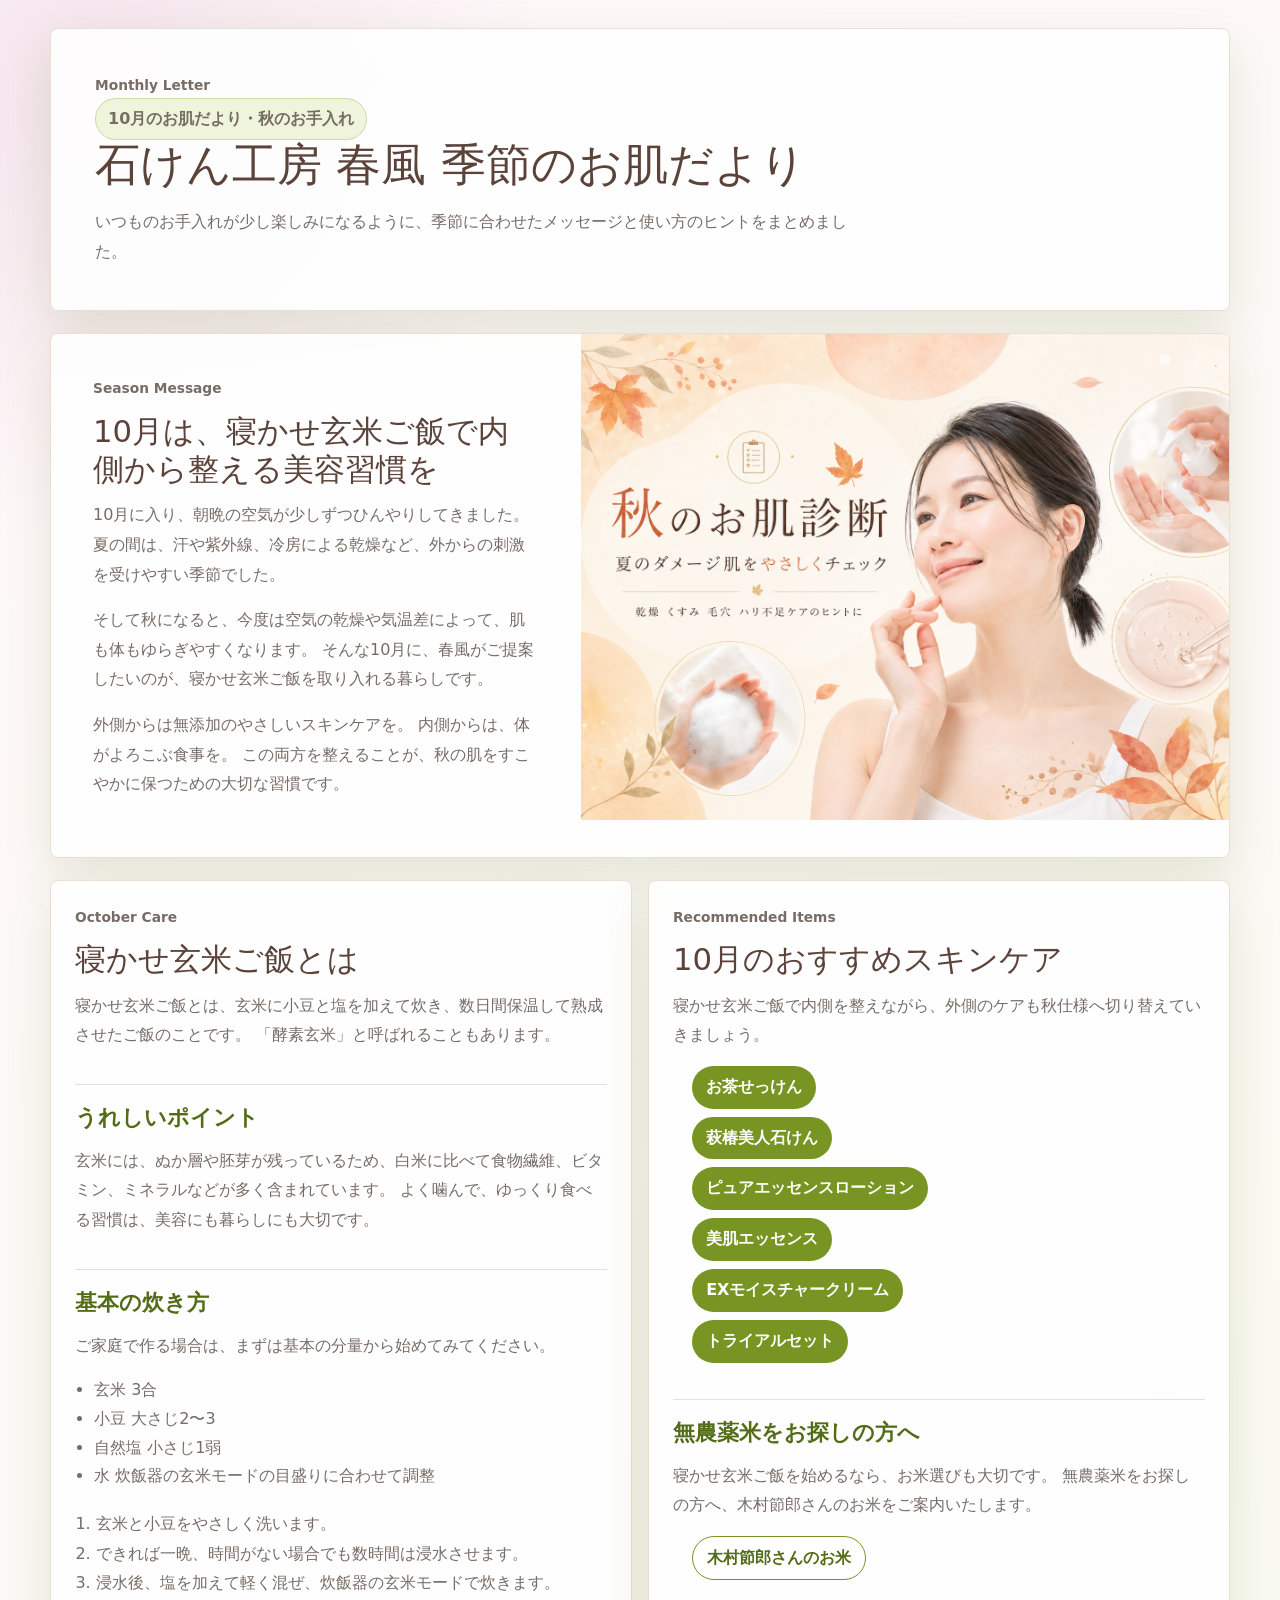
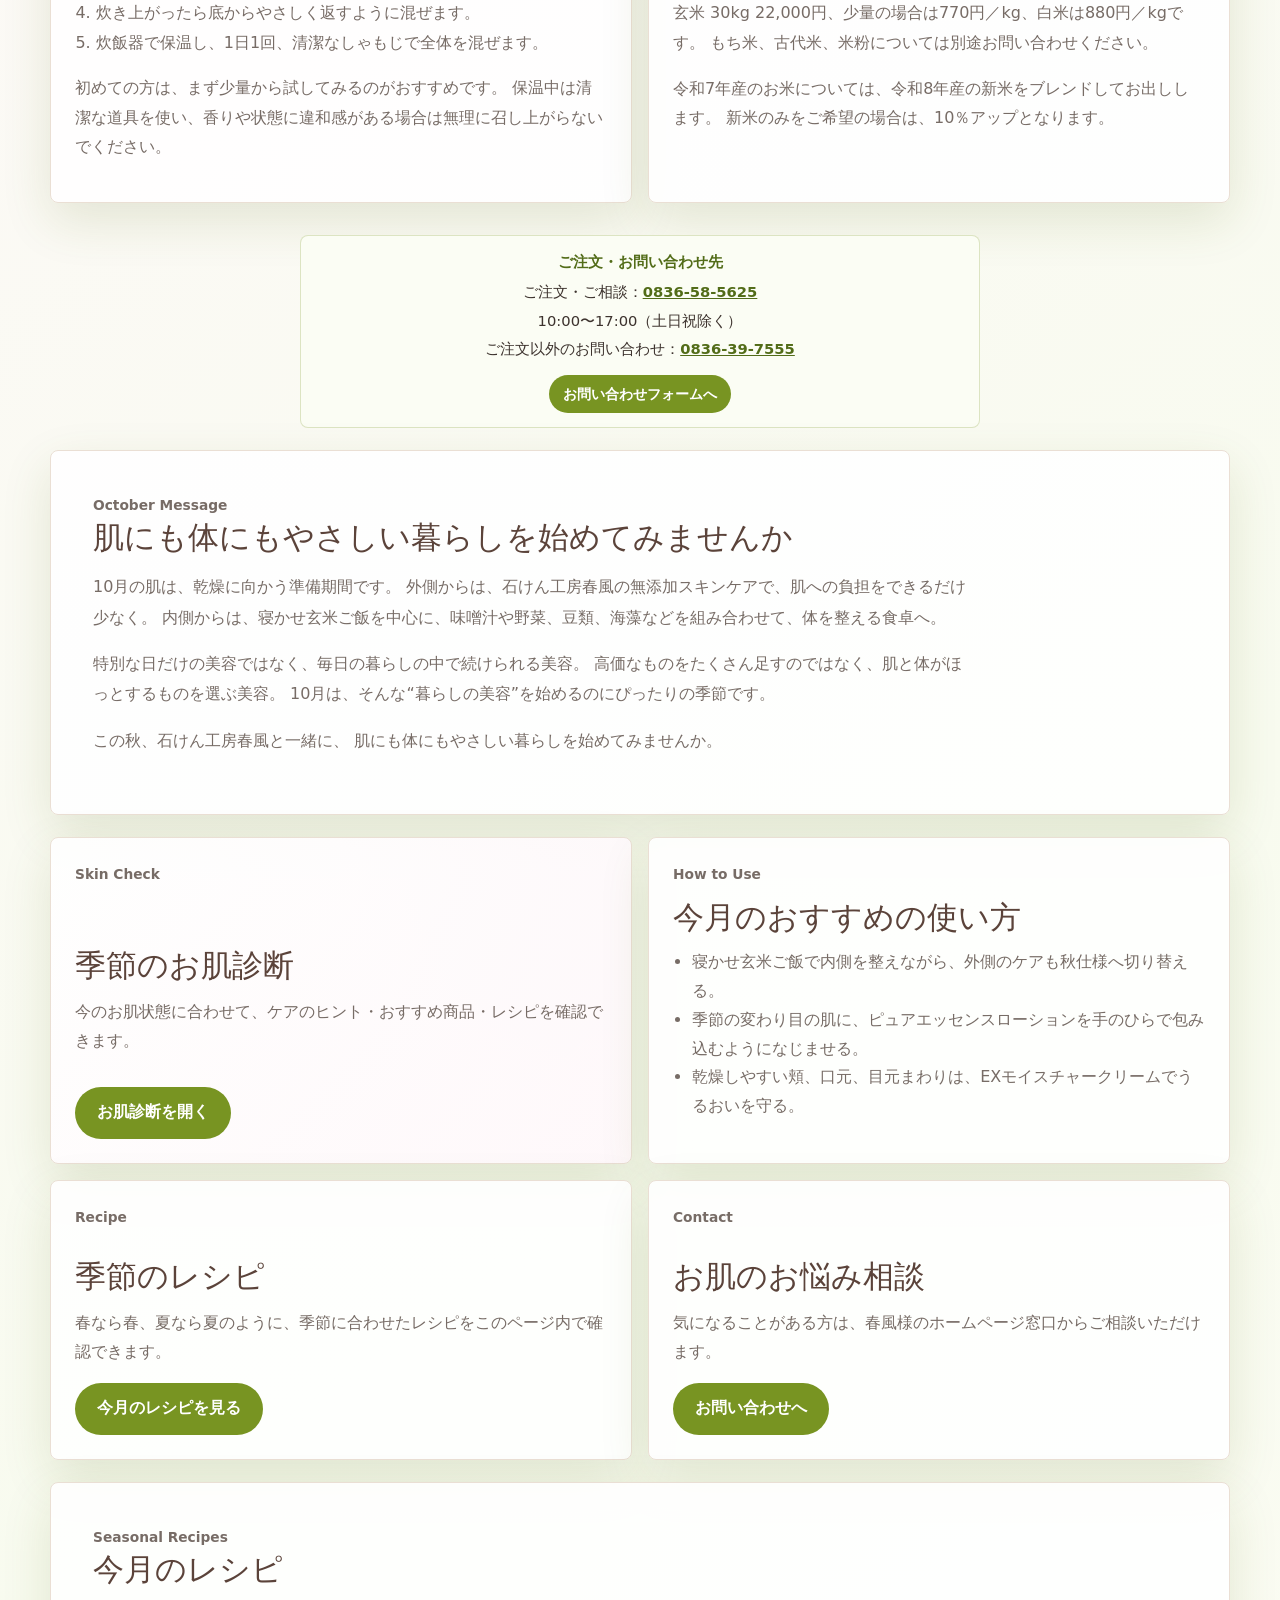
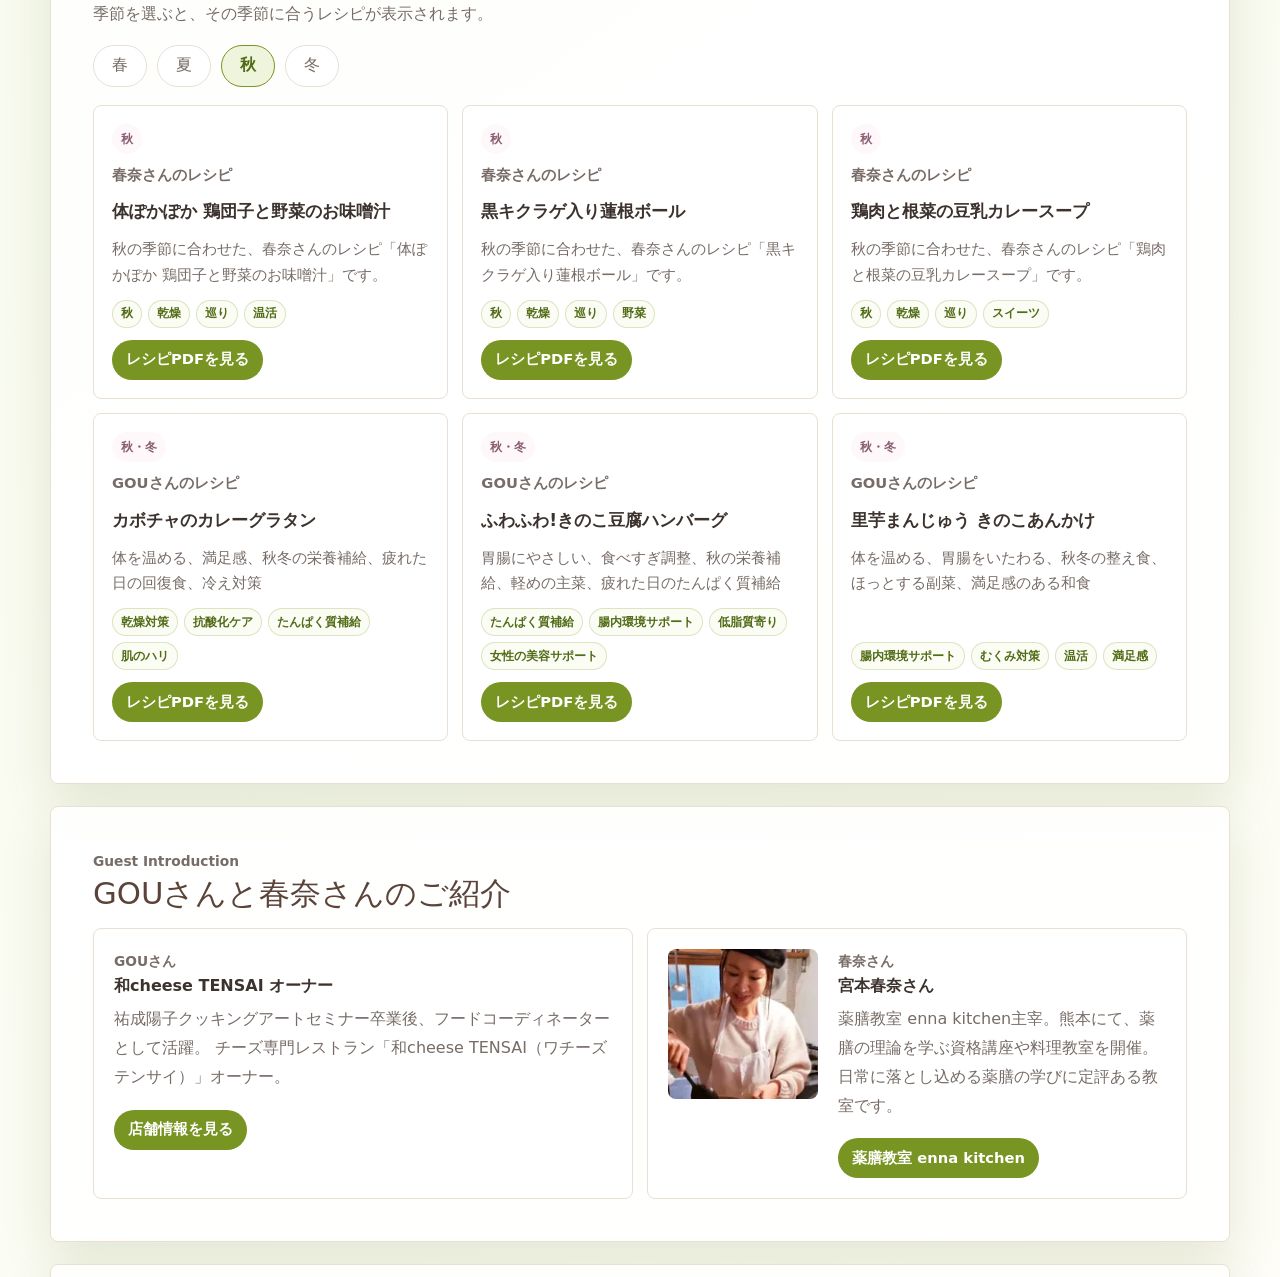
<file: index.html>
<!doctype html>
<html lang="ja">
  <head>
    <meta charset="utf-8" />
    <meta name="viewport" content="width=device-width, initial-scale=1" />
    <title>石けん工房 春風 | 9月確認用ページ</title>
    <meta http-equiv="refresh" content="0; url=./member-site/" />
    <style>
      body {
        margin: 0;
        min-height: 100vh;
        display: grid;
        place-items: center;
        background: #f8f8ef;
        color: #4b342c;
        font-family: system-ui, -apple-system, BlinkMacSystemFont, "Segoe UI", sans-serif;
      }

      a {
        color: #6f941b;
        font-weight: 700;
      }
    </style>
  </head>
  <body>
    <p><a href="./member-site/">9月確認用ページを開く</a></p>
  </body>
</html>
</file>
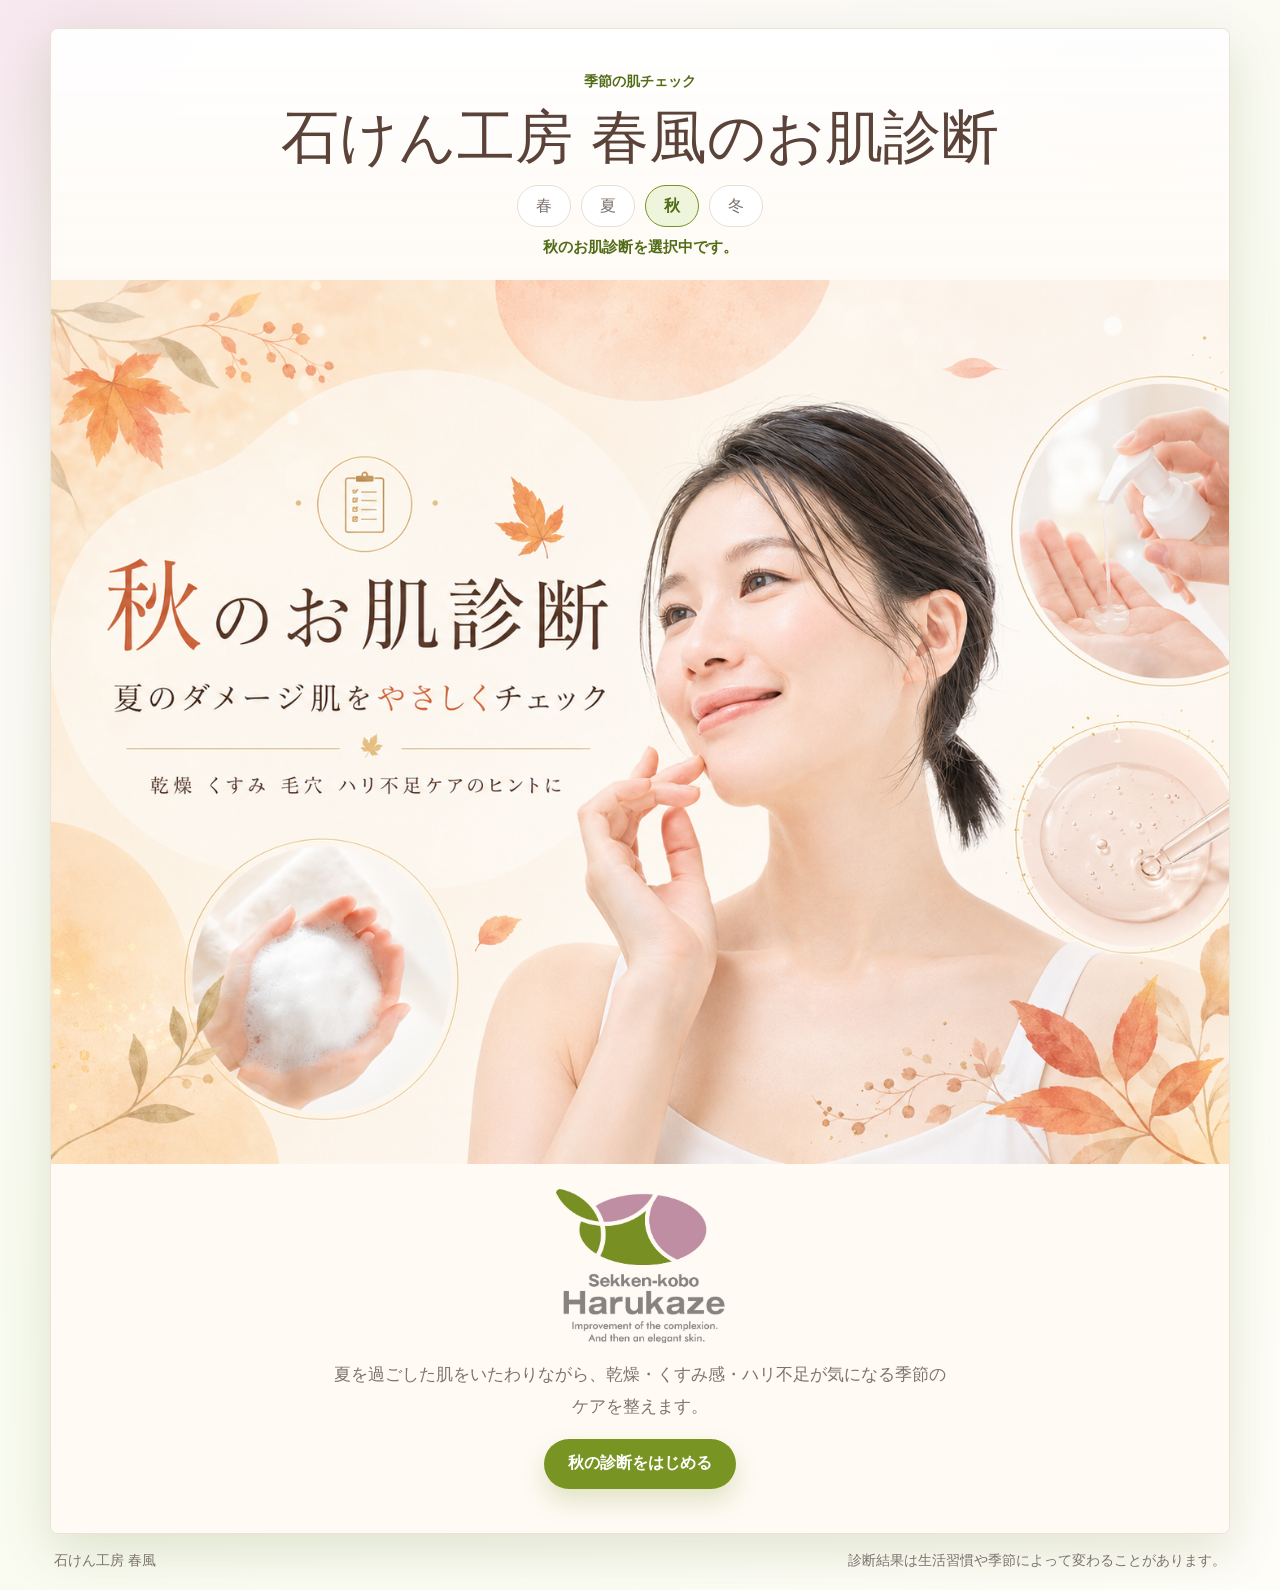
<file: app/index.html>
<!doctype html>
<html lang="ja">
  <head>
    <meta charset="utf-8" />
    <meta name="viewport" content="width=device-width, initial-scale=1" />
    <title>石けん工房 春風 | お肌診断</title>
    <meta
      name="description"
      content="石けん工房 春風のお肌診断。季節や肌状態に合わせたケアのヒントをご案内します。"
    />
    <link rel="stylesheet" href="./styles.css?v=20261001a" />
  </head>
  <body>
    <main class="app-shell">
      <section class="hero" aria-labelledby="hero-title">
        <div class="hero-panel">
          <p class="eyebrow">季節の肌チェック</p>
          <h1 id="hero-title">石けん工房 春風のお肌診断</h1>
          <div class="season-tabs" role="tablist" aria-label="季節を選択">
            <button class="season-tab" type="button" data-season="spring">春</button>
            <button class="season-tab" type="button" data-season="summer">夏</button>
            <button class="season-tab active" type="button" data-season="autumn">秋</button>
            <button class="season-tab" type="button" data-season="winter">冬</button>
          </div>
          <p class="season-message" id="seasonMessage">秋のお肌診断を選択中です。</p>
        </div>
        <div class="hero-media">
          <img id="seasonBanner" src="../assets/autumn-banner.png" alt="秋のお肌診断バナー" />
        </div>
        <div class="hero-actions">
          <img class="brand-logo" src="../assets/logo.jpg" alt="Sekken-kobo Harukaze" />
          <p class="lead">
            季節を選んで、いまのお肌の様子に合わせたケアのヒントをお届けします。
          </p>
          <button class="primary-action" type="button" id="startButton">秋の診断をはじめる</button>
        </div>
      </section>

      <section class="diagnosis hidden" id="diagnosis" aria-live="polite">
        <div class="diagnosis-top">
          <div>
            <p class="eyebrow">Question</p>
            <h2 id="questionTitle">質問</h2>
          </div>
          <div class="progress-label" id="progressLabel">1 / 10</div>
        </div>
        <div class="progress-track" aria-hidden="true">
          <span id="progressBar"></span>
        </div>
        <p class="question-text" id="questionText"></p>
        <div class="answer-grid" id="answerGrid"></div>
        <div class="diagnosis-actions">
          <button class="back-action" type="button" id="backButton">前の画面に戻る</button>
        </div>
      </section>

      <section class="result hidden" id="result" aria-live="polite">
        <div class="result-heading">
          <p class="eyebrow">Diagnosis Result</p>
          <h2 id="resultTitle"></h2>
          <p id="resultSummary"></p>
        </div>

        <div class="result-layout">
          <article class="care-card">
            <h3>今日からのケアポイント</h3>
            <ul id="carePoints"></ul>
          </article>
          <article class="care-card recipe-card">
            <h3>商品提案</h3>
            <p id="recipeText">
              現在レシピは準備中です。正式なレシピ・商品情報のご提出後、診断結果ごとに差し替えます。
            </p>
          </article>
        </div>

        <section class="food-recipes" aria-labelledby="foodRecipesTitle">
          <div class="food-recipes-heading">
            <p class="eyebrow">Seasonal Recipes</p>
            <h3 id="foodRecipesTitle">おすすめ料理レシピ</h3>
            <p>診断結果と季節に合わせて、食事のヒントになるレシピを表示します。</p>
          </div>
          <div class="recipe-list" id="foodRecipes"></div>
        </section>

        <section class="recipe-search" aria-labelledby="recipeSearchTitle">
          <div class="food-recipes-heading">
            <p class="eyebrow">Recipe Tags</p>
            <h3 id="recipeSearchTitle">タグからレシピを探す</h3>
            <p>気になる言葉を入力するか、タグを複数選ぶと、その内容に合うレシピを表示します。</p>
          </div>
          <div class="recipe-search-panel">
            <label class="recipe-search-label" for="recipeSearchInput">キーワード検索</label>
            <input
              id="recipeSearchInput"
              class="recipe-search-input"
              type="search"
              placeholder="例：タンパク質、シミ、乾燥"
              autocomplete="off"
            />
            <div class="recipe-tag-cloud" id="recipeTagCloud" aria-label="レシピタグ一覧"></div>
          </div>
          <div class="recipe-search-status" id="recipeSearchStatus"></div>
          <div class="recipe-list recipe-search-results" id="recipeSearchResults"></div>
        </section>

        <div class="cta-band">
          <a class="primary-link" href="https://haru-honoka.com/" target="_blank" rel="noreferrer">
            石けん工房 春風ホームページへ
          </a>
          <a class="secondary-link" href="https://haru-honoka.com/shop/contact/draft" target="_blank" rel="noreferrer">
            相談・お問い合わせ
          </a>
          <button class="ghost-action" type="button" id="retryButton">もう一度診断する</button>
        </div>

        <aside class="legal-note" aria-label="薬機法および注意事項">
          <h3>薬機法・診断に関するご案内</h3>
          <p>
            本診断は、お客様の回答に基づき一般的なスキンケアの参考情報をお届けするものです。
            医師による診断、治療、予防、改善効果を保証するものではありません。
          </p>
          <p>
            化粧品・石けん等のご案内は、肌を清浄にする、うるおいを与える、肌をすこやかに保つなど、
            化粧品の範囲内の表現に限定します。肌トラブルがある場合は専門機関へご相談ください。
          </p>
          <p>
            料理レシピは一般的な食生活の参考情報であり、疾病の治療・予防・改善を目的とするものではありません。
            体調やアレルギーに不安がある場合は、医師などの専門家へご相談ください。
          </p>
        </aside>

        <aside class="content-rights-note" aria-label="コンテンツの利用に関する注意事項">
          <h3>コンテンツのご利用について</h3>
          <p>
            本アプリに掲載されているレシピ、文章、画像、調理手順、構成その他のコンテンツの著作権その他の権利は、当方または正当な権利者に帰属します。
          </p>
          <p>
            権利者の許可なく、これらを転載、複製、転用、改変、配布、販売、SNS・ブログ・動画サイト等へ掲載すること、その他二次利用することを禁止します。
          </p>
          <p>
            個人での閲覧および調理目的に限りご利用ください。
          </p>
        </aside>
      </section>

      <footer class="footer-note">
        <span>石けん工房 春風</span>
        <span>診断結果は生活習慣や季節によって変わることがあります。</span>
      </footer>
    </main>
    <script src="./recipes-data.js?v=20261001a"></script>
    <script src="./formatted-recipes-data.js?v=20261001a"></script>
    <script src="./app.js?v=20261001a"></script>
  </body>
</html>
</file>
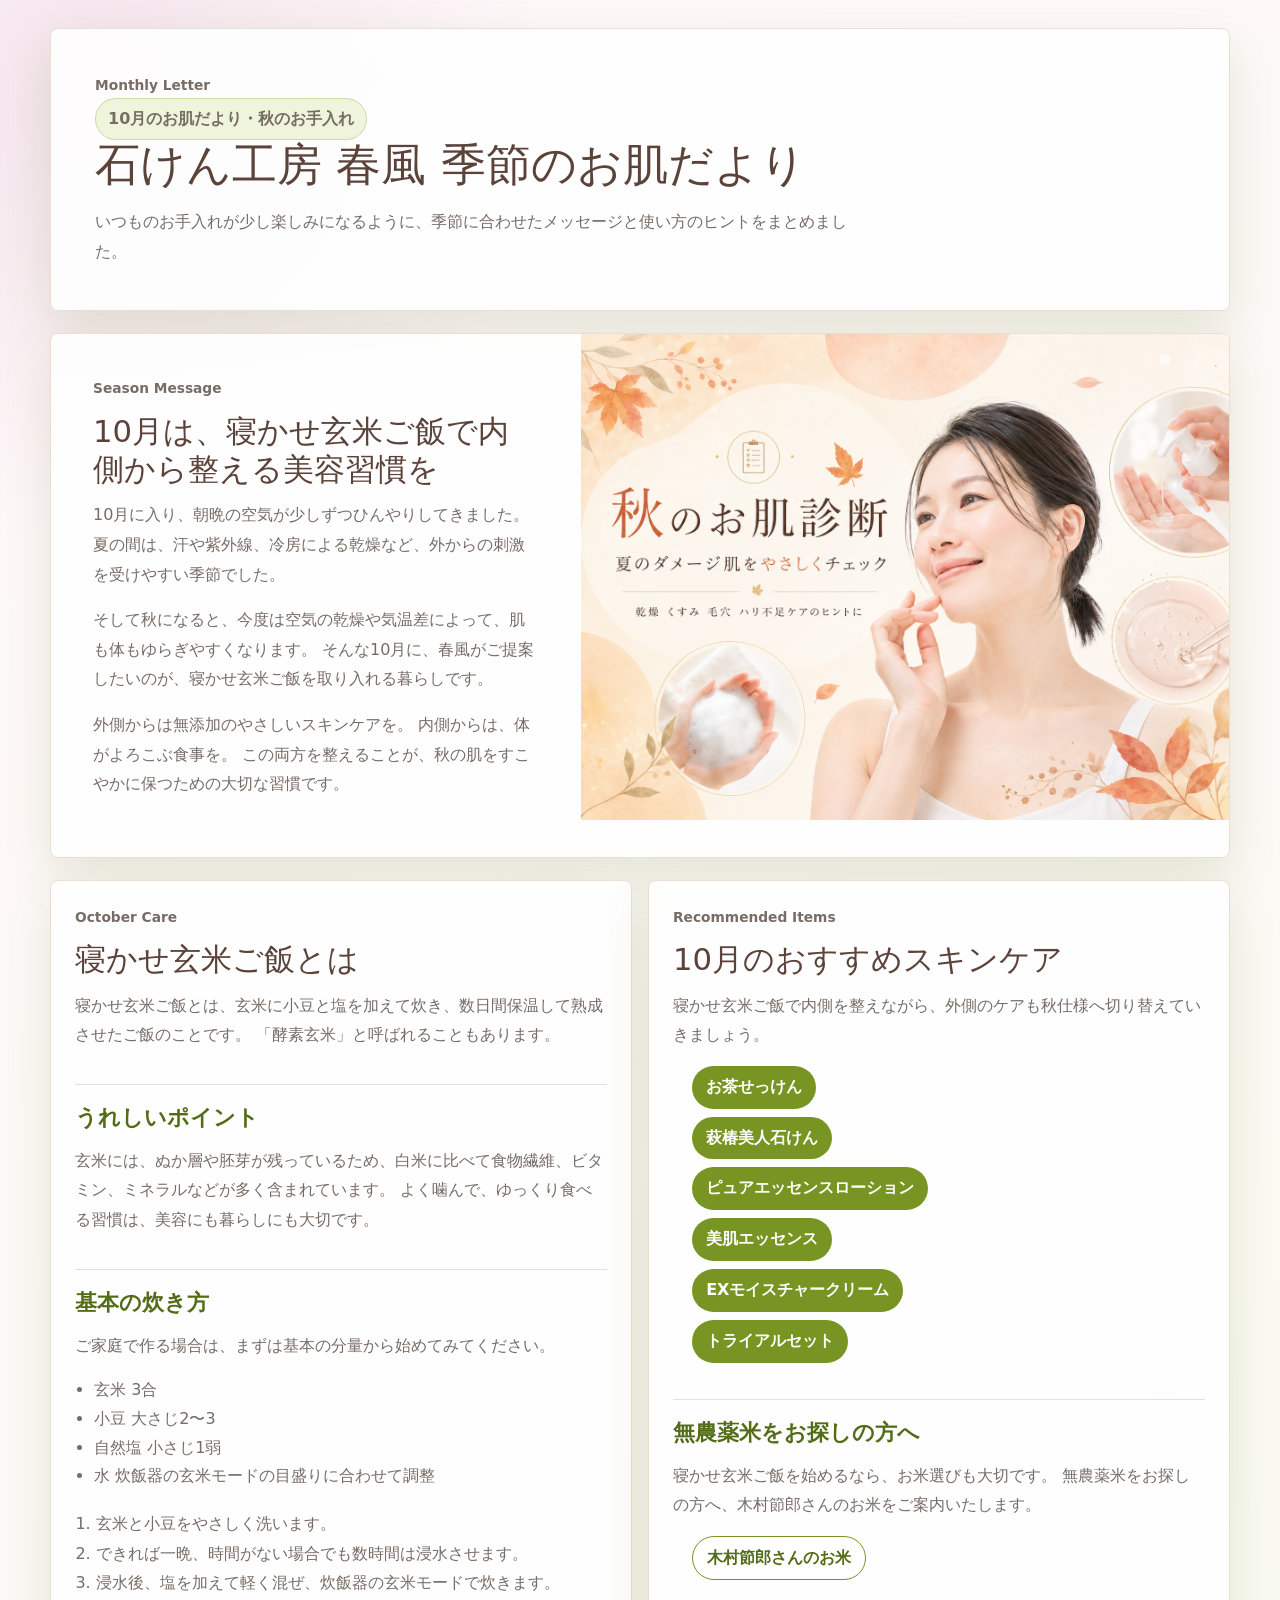
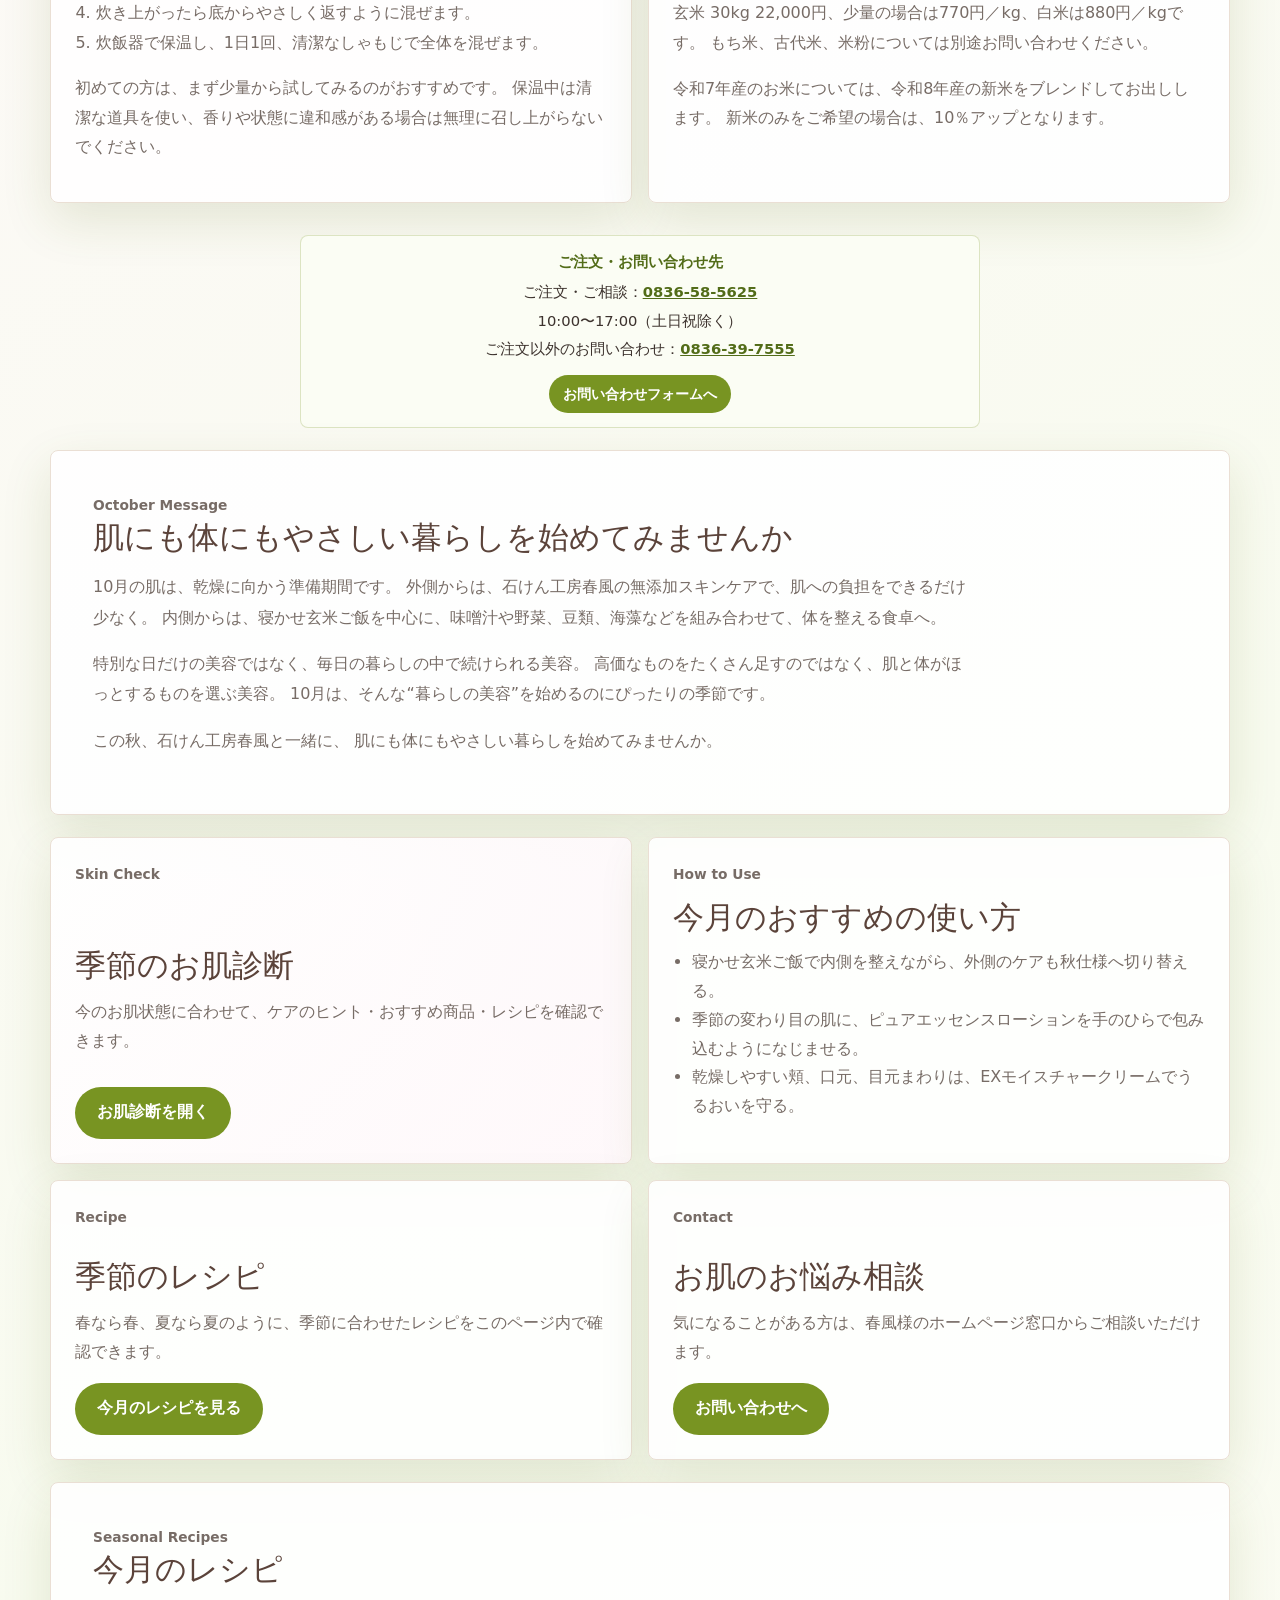
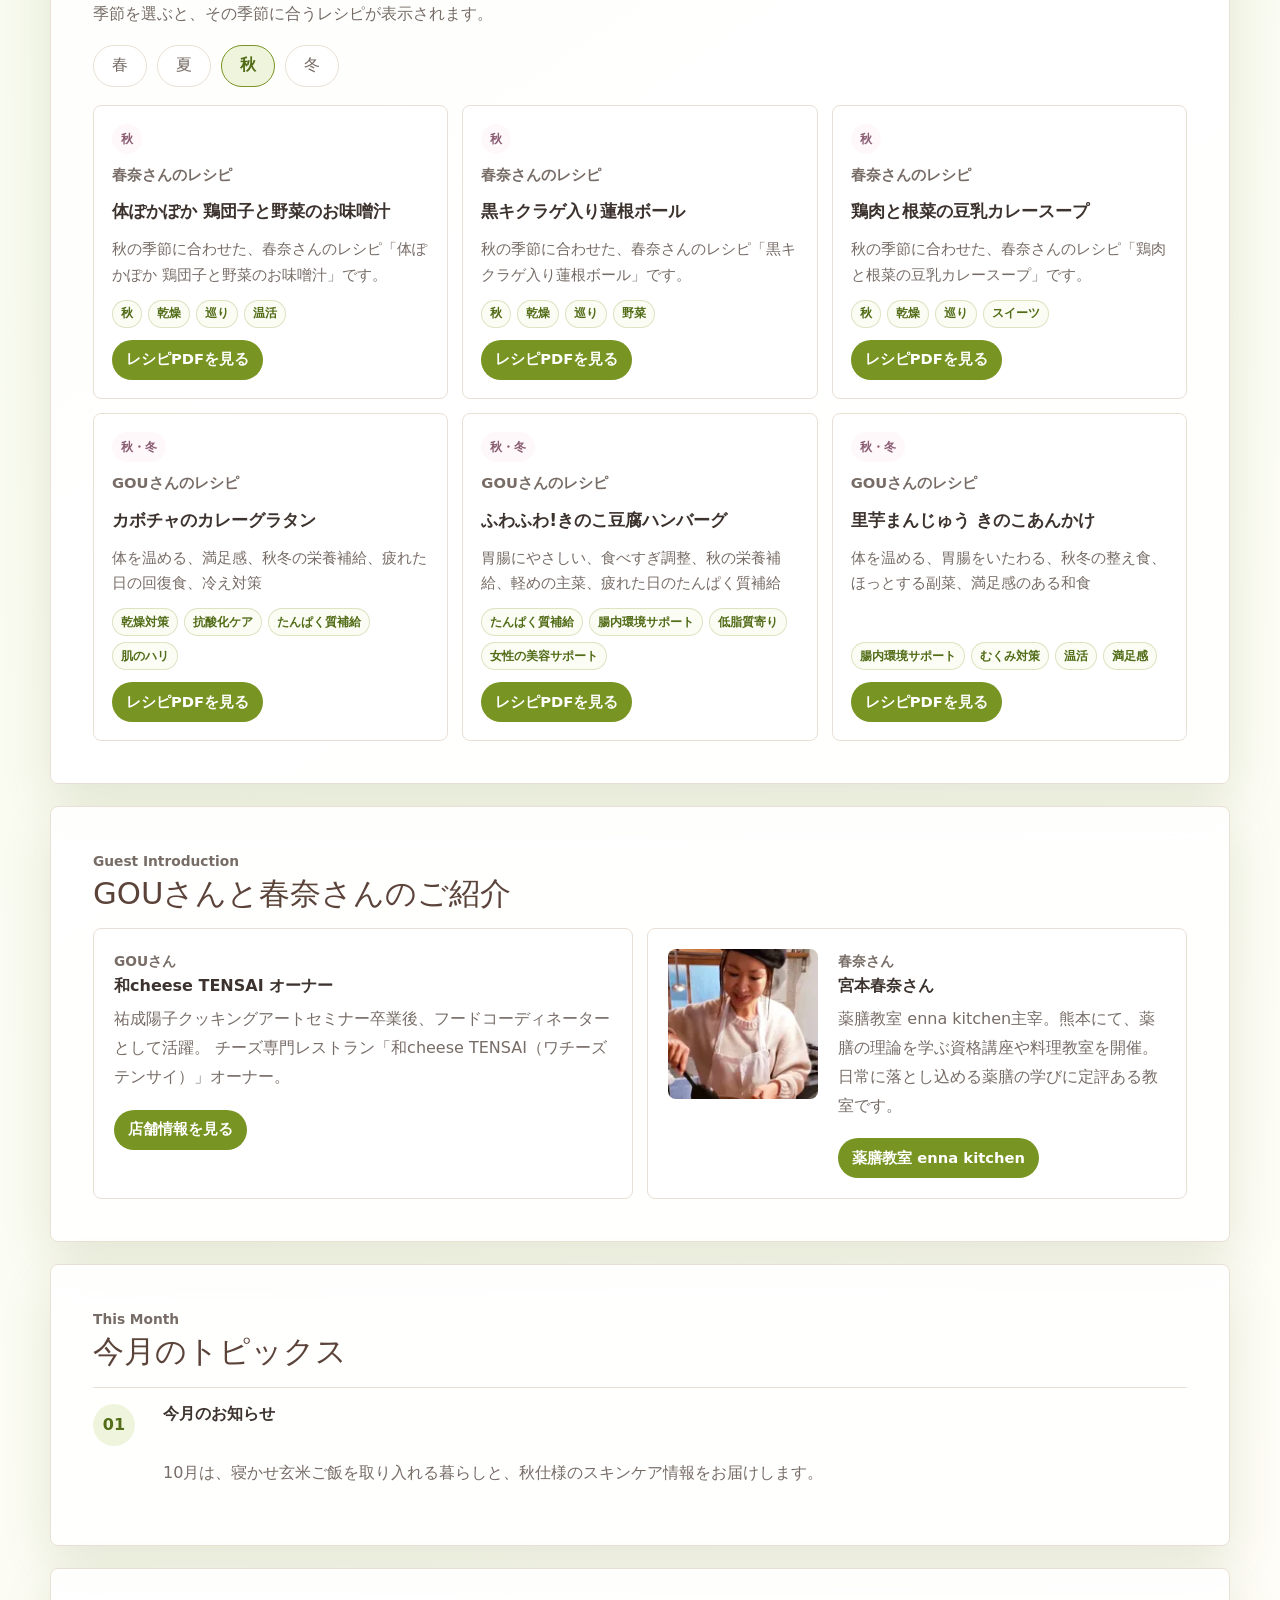
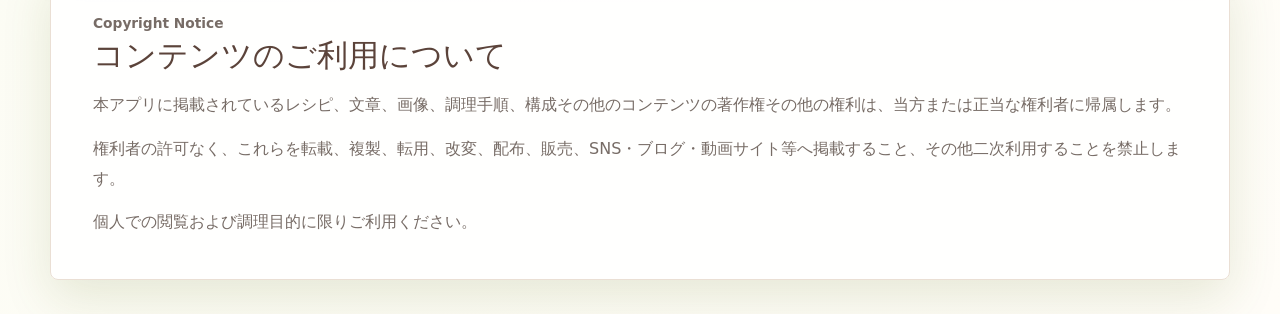
<file: member-site/index.html>
<!doctype html>
<html lang="ja">
  <head>
    <meta charset="utf-8" />
    <meta name="viewport" content="width=device-width, initial-scale=1" />
    <title>石けん工房 春風 | 季節のお肌だより</title>
    <meta
      name="description"
      content="石けん工房 春風の季節のお手入れメッセージ、レシピ、お肌診断をお届けします。"
    />
    <meta property="og:type" content="website" />
    <meta property="og:site_name" content="石けん工房 春風" />
    <meta property="og:title" content="石けん工房 春風 | 季節のお肌だより" />
    <meta
      property="og:description"
      content="石けん工房 春風の季節のお手入れメッセージ、レシピ、お肌診断をお届けします。"
    />
    <meta property="og:url" content="https://hoshi-ai-sanae.github.io/harukaze-skin-diagnosis-app/member-site/" />
    <meta
      property="og:image"
      content="https://hoshi-ai-sanae.github.io/harukaze-skin-diagnosis-app/assets/member-og.jpg"
    />
    <meta
      property="og:image:secure_url"
      content="https://hoshi-ai-sanae.github.io/harukaze-skin-diagnosis-app/assets/member-og.jpg"
    />
    <meta property="og:image:type" content="image/jpeg" />
    <meta property="og:image:width" content="1200" />
    <meta property="og:image:height" content="630" />
    <meta property="og:image:alt" content="石けん工房 春風 季節のお肌だより" />
    <meta name="twitter:card" content="summary_large_image" />
    <meta name="twitter:title" content="石けん工房 春風 | 季節のお肌だより" />
    <meta
      name="twitter:description"
      content="石けん工房 春風の季節のお手入れメッセージ、レシピ、お肌診断をお届けします。"
    />
    <meta
      name="twitter:image"
      content="https://hoshi-ai-sanae.github.io/harukaze-skin-diagnosis-app/assets/member-og.jpg"
    />
    <link rel="stylesheet" href="./member.css?v=20261001a" />
  </head>
  <body>
    <main>
      <section class="member-site" id="memberSite" aria-live="polite">
        <header class="member-header">
          <div>
            <p class="eyebrow">Monthly Letter</p>
            <p class="month-badge" id="currentMonthLabel">今月のお肌だより</p>
            <h1>石けん工房 春風 季節のお肌だより</h1>
            <p>
              いつものお手入れが少し楽しみになるように、季節に合わせたメッセージと使い方のヒントをまとめました。
            </p>
          </div>
        </header>

        <section class="season-message">
          <div class="season-copy">
            <p class="eyebrow">Season Message</p>
            <h2>10月は、寝かせ玄米ご飯で内側から整える美容習慣を</h2>
            <p>
              10月に入り、朝晩の空気が少しずつひんやりしてきました。
              夏の間は、汗や紫外線、冷房による乾燥など、外からの刺激を受けやすい季節でした。
            </p>
            <p>
              そして秋になると、今度は空気の乾燥や気温差によって、肌も体もゆらぎやすくなります。
              そんな10月に、春風がご提案したいのが、寝かせ玄米ご飯を取り入れる暮らしです。
            </p>
            <p>
              外側からは無添加のやさしいスキンケアを。
              内側からは、体がよろこぶ食事を。
              この両方を整えることが、秋の肌をすこやかに保つための大切な習慣です。
            </p>
          </div>
          <img src="../assets/autumn-banner.png" alt="秋のお肌ケアイメージ" />
        </section>

        <section class="content-grid september-care-grid" aria-label="10月のおすすめ習慣とおすすめアイテム">
          <article class="member-card september-care-card" id="septemberSpecialCare">
            <p class="eyebrow">October Care</p>
            <h2>寝かせ玄米ご飯とは</h2>
            <p>
              寝かせ玄米ご飯とは、玄米に小豆と塩を加えて炊き、数日間保温して熟成させたご飯のことです。
              「酵素玄米」と呼ばれることもあります。
            </p>
            <div class="care-block">
              <h3>うれしいポイント</h3>
              <p>
                玄米には、ぬか層や胚芽が残っているため、白米に比べて食物繊維、ビタミン、ミネラルなどが多く含まれています。
                よく噛んで、ゆっくり食べる習慣は、美容にも暮らしにも大切です。
              </p>
            </div>
            <div class="care-block">
              <h3>基本の炊き方</h3>
              <p>ご家庭で作る場合は、まずは基本の分量から始めてみてください。</p>
              <ul>
                <li>玄米 3合</li>
                <li>小豆 大さじ2〜3</li>
                <li>自然塩 小さじ1弱</li>
                <li>水 炊飯器の玄米モードの目盛りに合わせて調整</li>
              </ul>
              <ol class="care-steps">
                <li>玄米と小豆をやさしく洗います。</li>
                <li>できれば一晩、時間がない場合でも数時間は浸水させます。</li>
                <li>浸水後、塩を加えて軽く混ぜ、炊飯器の玄米モードで炊きます。</li>
                <li>炊き上がったら底からやさしく返すように混ぜます。</li>
                <li>炊飯器で保温し、1日1回、清潔なしゃもじで全体を混ぜます。</li>
              </ol>
              <p>
                初めての方は、まず少量から試してみるのがおすすめです。
                保温中は清潔な道具を使い、香りや状態に違和感がある場合は無理に召し上がらないでください。
              </p>
            </div>
          </article>

          <article class="member-card september-care-card" id="septemberItems">
            <p class="eyebrow">Recommended Items</p>
            <h2>10月のおすすめスキンケア</h2>
            <p>
              寝かせ玄米ご飯で内側を整えながら、外側のケアも秋仕様へ切り替えていきましょう。
            </p>
            <ul class="product-link-list">
              <li><a href="https://haru-honoka.com/shop/products/ocha-sekken" target="_blank" rel="noreferrer">お茶せっけん</a></li>
              <li><a href="https://haru-honoka.com/shop/products/tsubaki-sekken" target="_blank" rel="noreferrer">萩椿美人石けん</a></li>
              <li><a href="https://haru-honoka.com/shop/products/pure-essence-lotion" target="_blank" rel="noreferrer">ピュアエッセンスローション</a></li>
              <li><a href="https://haru-honoka.com/shop/products/bihada-essence" target="_blank" rel="noreferrer">美肌エッセンス</a></li>
              <li><a href="https://haru-honoka.com/shop/products/ex-moisture-cream" target="_blank" rel="noreferrer">EXモイスチャークリーム</a></li>
              <li><a href="https://haru-honoka.com/shop/products/trial-set" target="_blank" rel="noreferrer">トライアルセット</a></li>
            </ul>
            <div class="care-block">
              <h3>無農薬米をお探しの方へ</h3>
              <p>
                寝かせ玄米ご飯を始めるなら、お米選びも大切です。
                無農薬米をお探しの方へ、木村節郎さんのお米をご案内いたします。
              </p>
              <ul class="product-link-list product-link-list-compact">
                <li><span class="product-unlinked">木村節郎さんのお米</span></li>
              </ul>
              <p>
                玄米 30kg 22,000円、少量の場合は770円／kg、白米は880円／kgです。
                もち米、古代米、米粉については別途お問い合わせください。
              </p>
              <p>
                令和7年産のお米については、令和8年産の新米をブレンドしてお出しします。
                新米のみをご希望の場合は、10％アップとなります。
              </p>
            </div>
          </article>
          <div class="contact-mini-box contact-mini-box-centered" aria-label="ご注文・お問い合わせ先">
            <p class="contact-mini-label">ご注文・お問い合わせ先</p>
            <p>ご注文・ご相談：<a href="tel:0836585625">0836-58-5625</a></p>
            <p>10:00〜17:00（土日祝除く）</p>
            <p>ご注文以外のお問い合わせ：<a href="tel:0836397555">0836-39-7555</a></p>
            <a class="contact-mini-button" href="https://haru-honoka.com/shop/contact/draft" target="_blank" rel="noreferrer">お問い合わせフォームへ</a>
          </div>
        </section>

        <section class="monthly-area september-closing-message">
          <div class="monthly-heading">
            <p class="eyebrow">October Message</p>
            <h2>肌にも体にもやさしい暮らしを始めてみませんか</h2>
          </div>
          <p>
            10月の肌は、乾燥に向かう準備期間です。
            外側からは、石けん工房春風の無添加スキンケアで、肌への負担をできるだけ少なく。
            内側からは、寝かせ玄米ご飯を中心に、味噌汁や野菜、豆類、海藻などを組み合わせて、体を整える食卓へ。
          </p>
          <p>
            特別な日だけの美容ではなく、毎日の暮らしの中で続けられる美容。
            高価なものをたくさん足すのではなく、肌と体がほっとするものを選ぶ美容。
            10月は、そんな“暮らしの美容”を始めるのにぴったりの季節です。
          </p>
          <p>
            この秋、石けん工房春風と一緒に、
            肌にも体にもやさしい暮らしを始めてみませんか。
          </p>
        </section>

        <section class="content-grid" aria-label="季節のコンテンツ">
          <article class="member-card feature-card">
            <p class="eyebrow">Skin Check</p>
            <h2>季節のお肌診断</h2>
            <p>今のお肌状態に合わせて、ケアのヒント・おすすめ商品・レシピを確認できます。</p>
            <a id="seasonDiagnosisLink" href="../app/index.html">お肌診断を開く</a>
          </article>

          <article class="member-card">
            <p class="eyebrow">How to Use</p>
            <h2>今月のおすすめの使い方</h2>
            <ul>
              <li>
                寝かせ玄米ご飯で内側を整えながら、外側のケアも秋仕様へ切り替える。
              </li>
              <li>
                季節の変わり目の肌に、ピュアエッセンスローションを手のひらで包み込むようになじませる。
              </li>
              <li>
                乾燥しやすい頬、口元、目元まわりは、EXモイスチャークリームでうるおいを守る。
              </li>
            </ul>
          </article>

          <article class="member-card">
            <p class="eyebrow">Recipe</p>
            <h2>季節のレシピ</h2>
            <p>春なら春、夏なら夏のように、季節に合わせたレシピをこのページ内で確認できます。</p>
            <a href="#monthlyRecipes">今月のレシピを見る</a>
          </article>

          <article class="member-card">
            <p class="eyebrow">Contact</p>
            <h2>お肌のお悩み相談</h2>
            <p>気になることがある方は、春風様のホームページ窓口からご相談いただけます。</p>
            <a href="https://haru-honoka.com/shop/contact/draft" target="_blank" rel="noreferrer">お問い合わせへ</a>
          </article>
        </section>

        <section class="monthly-recipes" id="monthlyRecipes" aria-labelledby="monthlyRecipesTitle">
          <div class="monthly-heading">
            <p class="eyebrow">Seasonal Recipes</p>
            <h2 id="monthlyRecipesTitle">今月のレシピ</h2>
            <p>季節を選ぶと、その季節に合うレシピが表示されます。</p>
          </div>
          <div class="recipe-season-tabs" role="tablist" aria-label="レシピの季節を選択">
            <button class="recipe-season-tab" type="button" data-recipe-season="spring">春</button>
            <button class="recipe-season-tab" type="button" data-recipe-season="summer">夏</button>
            <button class="recipe-season-tab active" type="button" data-recipe-season="autumn">秋</button>
            <button class="recipe-season-tab" type="button" data-recipe-season="winter">冬</button>
          </div>
          <div class="member-recipe-list" id="memberRecipeList"></div>
        </section>

        <section class="monthly-guests" aria-labelledby="monthlyGuestsTitle">
          <div class="monthly-heading">
            <p class="eyebrow">Guest Introduction</p>
            <h2 id="monthlyGuestsTitle">GOUさんと春奈さんのご紹介</h2>
          </div>
          <div class="guest-list">
            <article class="guest-card">
              <div>
                <p class="eyebrow">GOUさん</p>
                <h3>和cheese TENSAI オーナー</h3>
                <p>
                  祐成陽子クッキングアートセミナー卒業後、フードコーディネーターとして活躍。
                  チーズ専門レストラン「和cheese TENSAI（ワチーズテンサイ）」オーナー。
                </p>
                <a href="https://tabelog.com/tokyo/A1303/A130302/13219803/" target="_blank" rel="noreferrer">店舗情報を見る</a>
              </div>
            </article>
            <article class="guest-card guest-card-with-photo">
              <img src="../assets/monthly/haruna-profile-webp-20260620.svg" alt="宮本春奈さん" />
              <div>
                <p class="eyebrow">春奈さん</p>
                <h3>宮本春奈さん</h3>
                <p>
                  薬膳教室 enna kitchen主宰。熊本にて、薬膳の理論を学ぶ資格講座や料理教室を開催。
                  日常に落とし込める薬膳の学びに定評ある教室です。
                </p>
                <a href="https://share.google/8DGyvoG2aZ369hvpA" target="_blank" rel="noreferrer">薬膳教室 enna kitchen</a>
              </div>
            </article>
          </div>
        </section>

        <section class="monthly-area">
          <div class="monthly-heading">
            <p class="eyebrow">This Month</p>
            <h2>今月のトピックス</h2>
          </div>
          <div class="news-list">
            <article>
              <span>01</span>
              <h3>今月のお知らせ</h3>
              <p>10月は、寝かせ玄米ご飯を取り入れる暮らしと、秋仕様のスキンケア情報をお届けします。</p>
            </article>
          </div>
        </section>

        <section class="monthly-area content-rights" aria-labelledby="contentRightsTitle">
          <div class="monthly-heading">
            <p class="eyebrow">Copyright Notice</p>
            <h2 id="contentRightsTitle">コンテンツのご利用について</h2>
          </div>
          <p>
            本アプリに掲載されているレシピ、文章、画像、調理手順、構成その他のコンテンツの著作権その他の権利は、当方または正当な権利者に帰属します。
          </p>
          <p>
            権利者の許可なく、これらを転載、複製、転用、改変、配布、販売、SNS・ブログ・動画サイト等へ掲載すること、その他二次利用することを禁止します。
          </p>
          <p>
            個人での閲覧および調理目的に限りご利用ください。
          </p>
        </section>
      </section>
    </main>

    <script src="../app/recipes-data.js?v=20261001a"></script>
    <script src="../app/formatted-recipes-data.js?v=20261001a"></script>
    <script src="./member.js?v=20261001a"></script>
  </body>
</html>
</file>
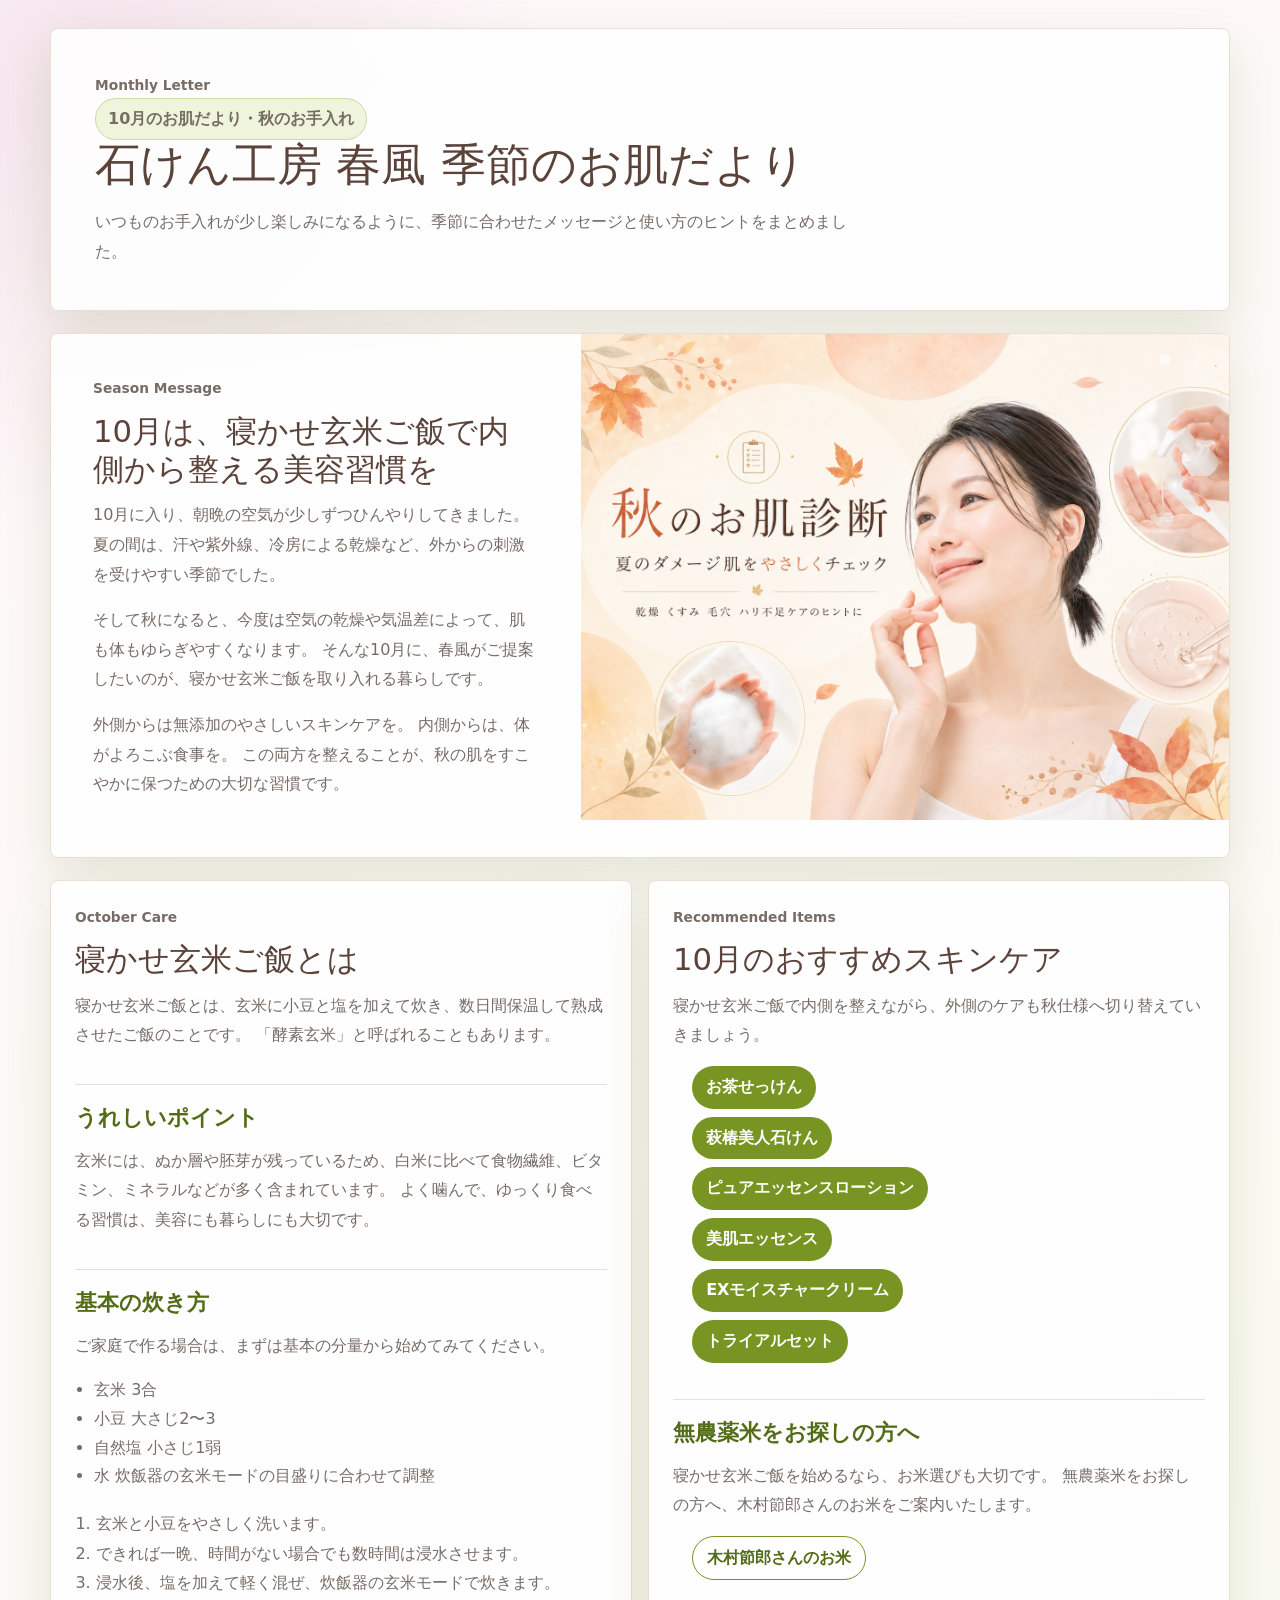
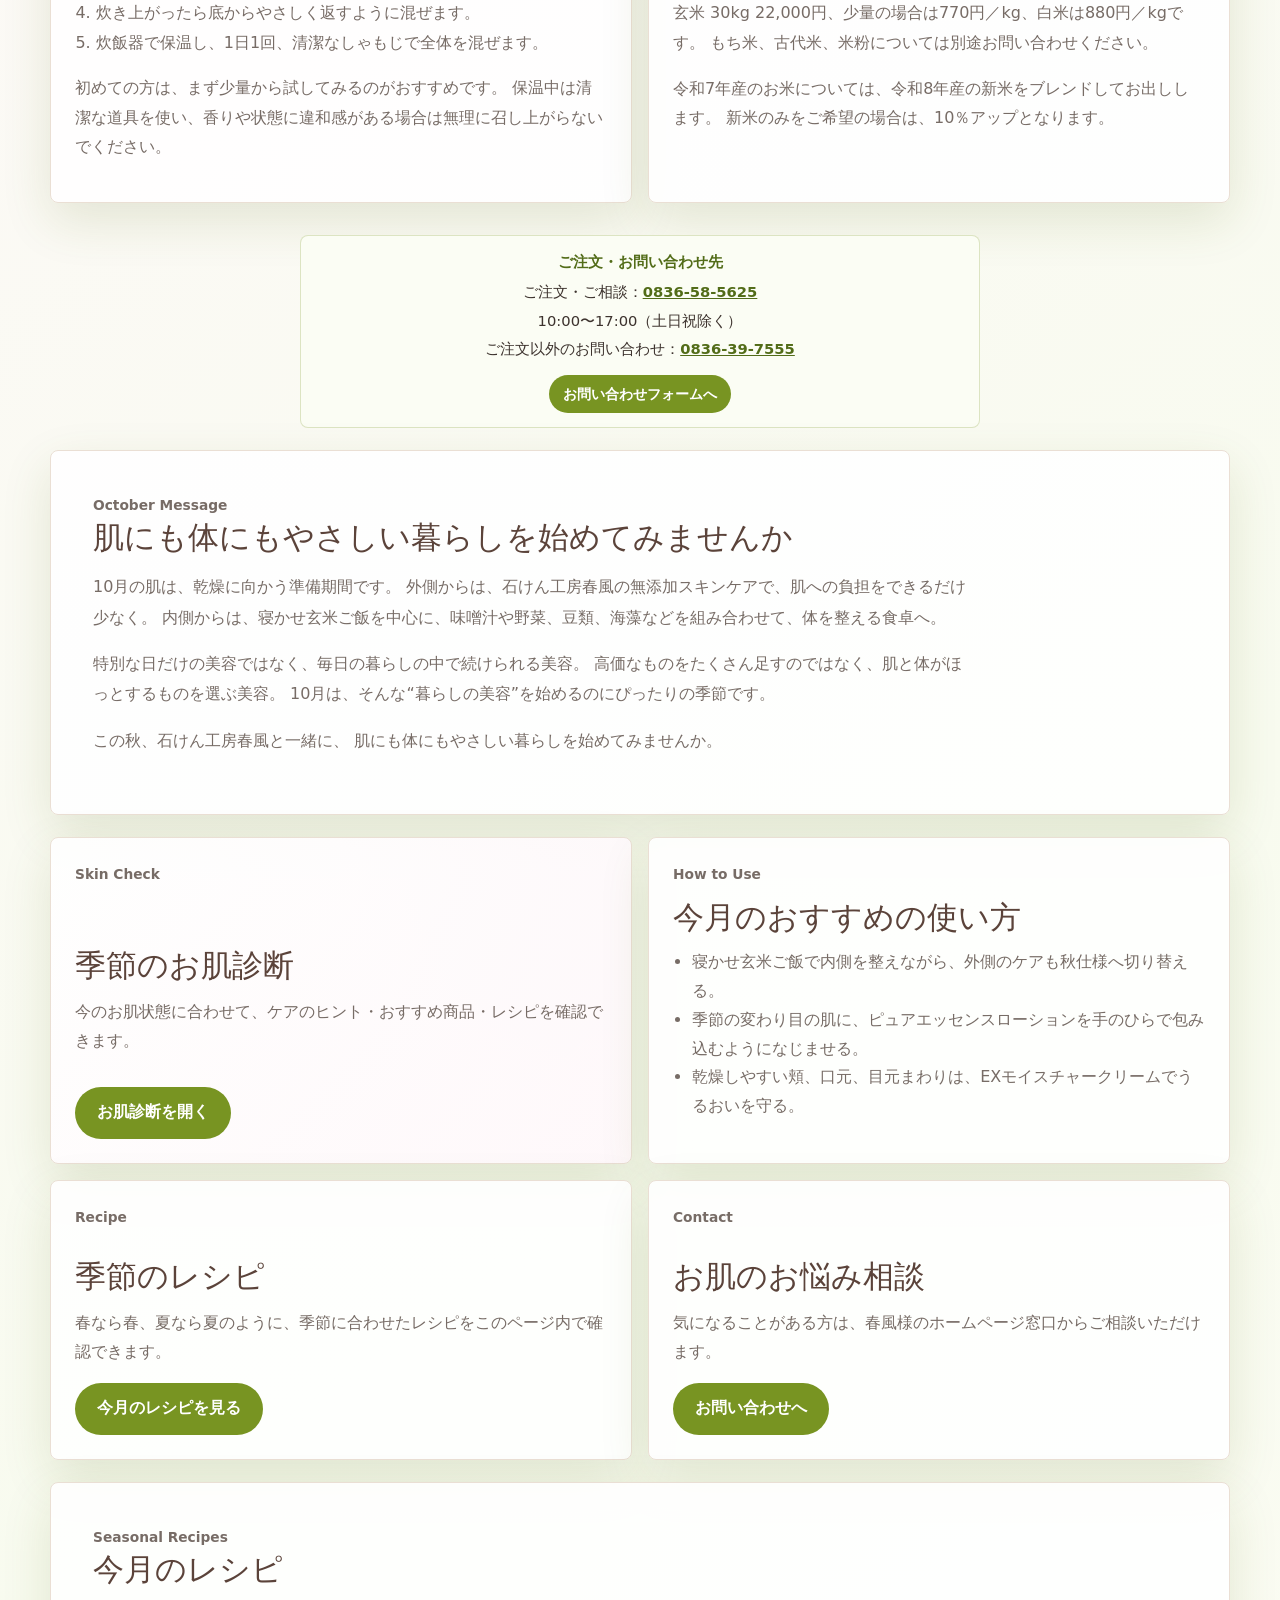
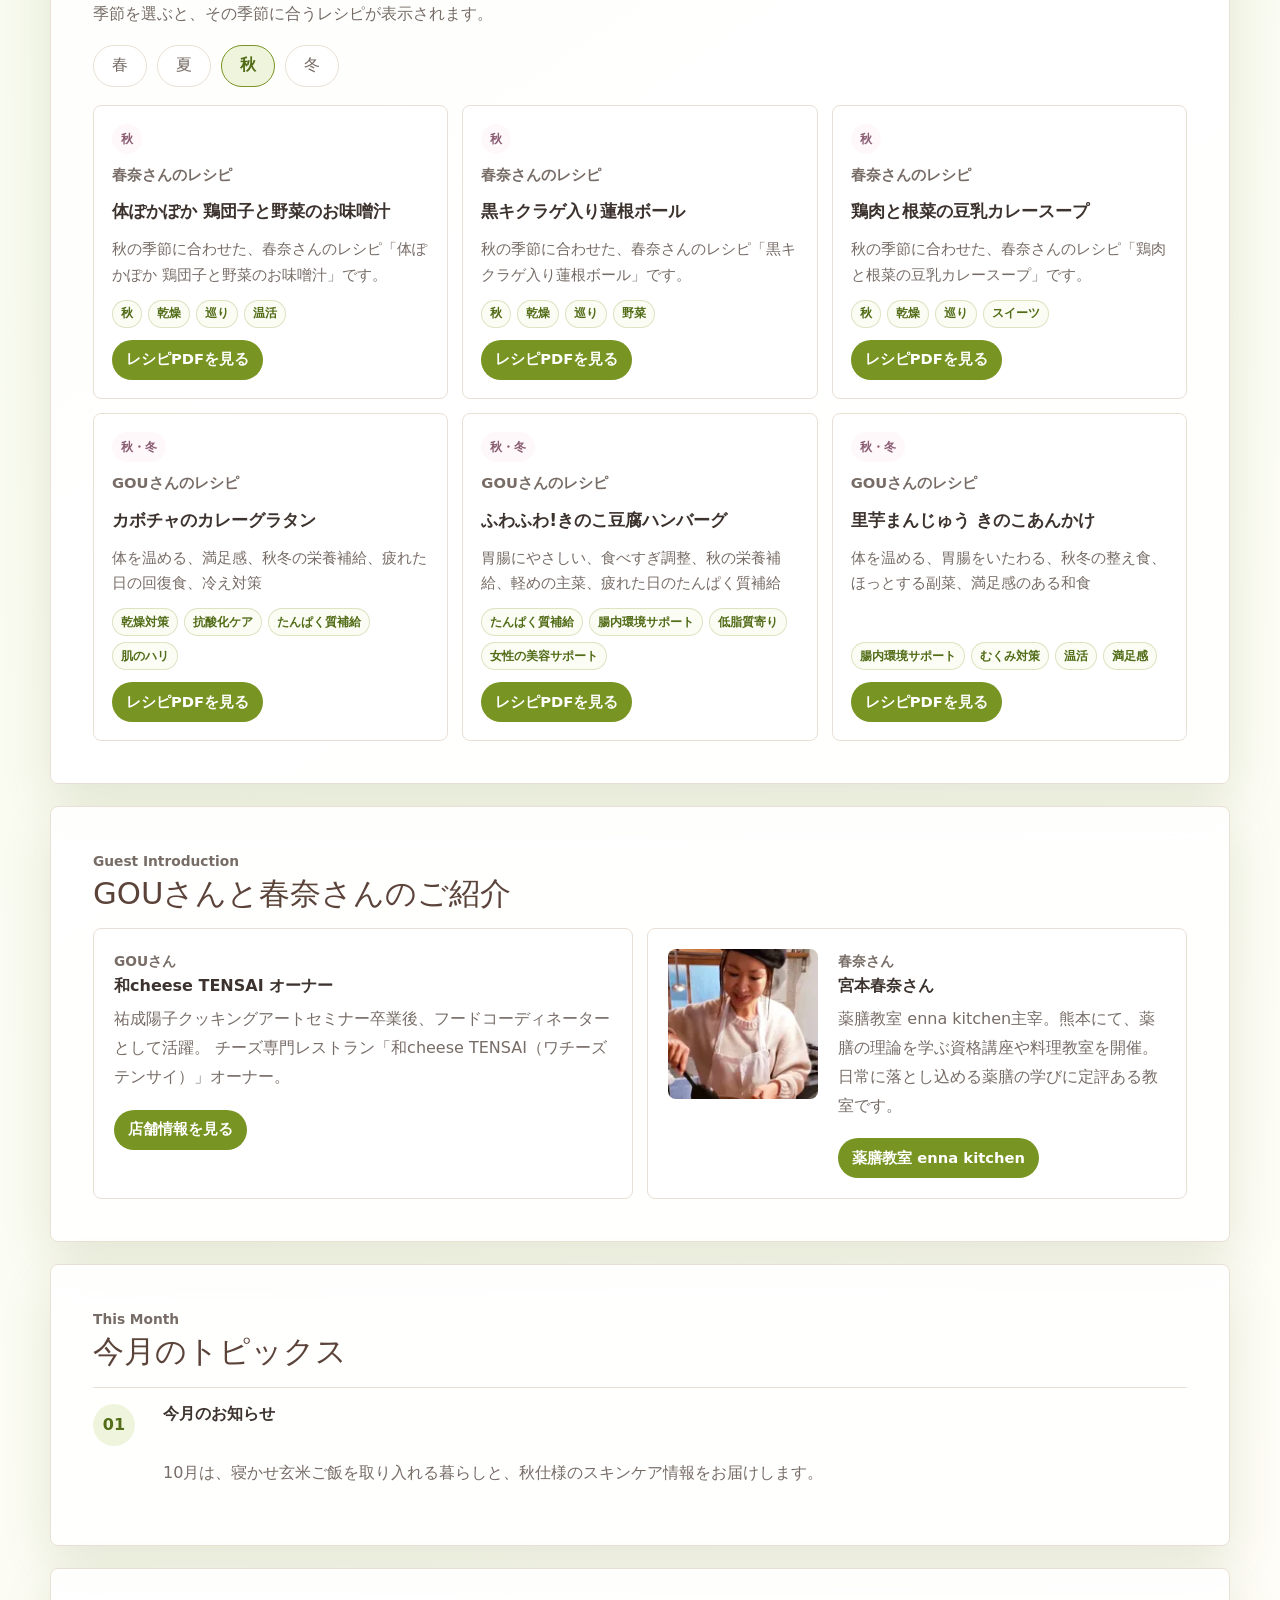
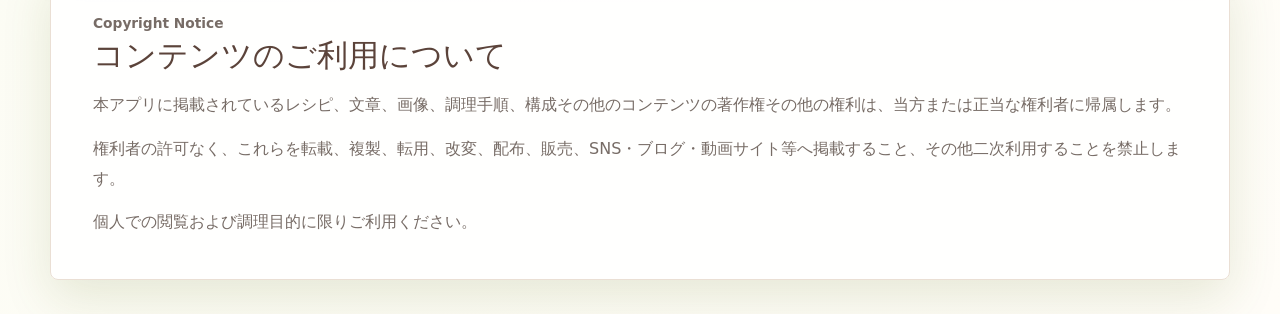
<file: member.html>
<!doctype html>
<html lang="ja">
  <head>
    <meta charset="utf-8" />
    <meta name="viewport" content="width=device-width, initial-scale=1" />
    <title>石けん工房 春風 | 定期購入者限定ページ</title>
    <meta
      name="description"
      content="石けん工房 春風の定期購入者様だけがご覧いただける、季節のお手入れメッセージと限定コンテンツです。"
    />
    <meta http-equiv="refresh" content="0; url=./member-site/" />
    <link rel="canonical" href="https://hoshi-ai-sanae.github.io/harukaze-skin-diagnosis-app/member-site/" />
    <meta property="og:type" content="website" />
    <meta property="og:site_name" content="石けん工房 春風" />
    <meta property="og:title" content="石けん工房 春風 | 定期購入者限定ページ" />
    <meta
      property="og:description"
      content="石けん工房 春風の定期購入者様だけがご覧いただける、季節のお手入れメッセージと限定コンテンツです。"
    />
    <meta property="og:url" content="https://hoshi-ai-sanae.github.io/harukaze-skin-diagnosis-app/member-site/" />
    <meta property="og:image" content="https://hoshi-ai-sanae.github.io/harukaze-skin-diagnosis-app/assets/member-og.jpg" />
    <meta property="og:image:secure_url" content="https://hoshi-ai-sanae.github.io/harukaze-skin-diagnosis-app/assets/member-og.jpg" />
    <meta property="og:image:type" content="image/jpeg" />
    <meta property="og:image:width" content="1200" />
    <meta property="og:image:height" content="630" />
    <meta property="og:image:alt" content="石けん工房 春風 会員限定様サイト" />
    <meta name="twitter:card" content="summary_large_image" />
    <meta name="twitter:title" content="石けん工房 春風 | 定期購入者限定ページ" />
    <meta
      name="twitter:description"
      content="石けん工房 春風の定期購入者様だけがご覧いただける、季節のお手入れメッセージと限定コンテンツです。"
    />
    <meta name="twitter:image" content="https://hoshi-ai-sanae.github.io/harukaze-skin-diagnosis-app/assets/member-og.jpg" />
  </head>
  <body>
    <p><a href="./member-site/">定期購入者限定ページを開く</a></p>
  </body>
</html>
</file>
<file: app/styles.css>
:root {
  color-scheme: light;
  --leaf: #789422;
  --leaf-deep: #526c18;
  --petal: #c891ab;
  --petal-soft: #f7dce6;
  --cream: #fffaf4;
  --paper: #ffffff;
  --ink: #3d332e;
  --muted: #7d736e;
  --line: #eadfd4;
  --shadow: 0 18px 50px rgba(82, 108, 24, 0.16);
}

* {
  box-sizing: border-box;
}

body {
  margin: 0;
  min-height: 100vh;
  background:
    radial-gradient(circle at 8% 4%, rgba(200, 145, 171, 0.2), transparent 26rem),
    linear-gradient(145deg, #fff8fb 0%, #f8fbef 54%, #fffdf8 100%);
  color: var(--ink);
  font-family:
    "Yu Gothic", "Hiragino Kaku Gothic ProN", Meiryo, system-ui, sans-serif;
}

button,
a {
  font: inherit;
}

.app-shell {
  width: min(1180px, calc(100% - 32px));
  margin: 0 auto;
  padding: 28px 0 20px;
}

.hero {
  display: grid;
  grid-template-columns: 1fr;
  overflow: hidden;
  background: rgba(255, 255, 255, 0.76);
  border: 1px solid rgba(234, 223, 212, 0.9);
  border-radius: 8px;
  box-shadow: var(--shadow);
}

.hero-media {
  aspect-ratio: 1448 / 1086;
  min-height: 0;
  background:
    linear-gradient(135deg, rgba(255, 248, 251, 0.86), rgba(248, 251, 239, 0.86)),
    #f8f1ee;
}

.hero-media img {
  width: 100%;
  height: 100%;
  object-fit: contain;
  display: block;
}

.hero-panel {
  display: flex;
  flex-direction: column;
  align-items: center;
  gap: 16px;
  padding: clamp(24px, 4vw, 44px) clamp(22px, 4vw, 52px) 22px;
  background:
    linear-gradient(180deg, rgba(255, 255, 255, 0.9), rgba(255, 250, 244, 0.94)),
    radial-gradient(circle at 92% 8%, rgba(200, 145, 171, 0.14), transparent 12rem);
  text-align: center;
}

.hero-actions {
  display: grid;
  justify-items: center;
  gap: 16px;
  padding: 24px clamp(22px, 4vw, 52px) clamp(26px, 4vw, 44px);
  background: rgba(255, 250, 244, 0.94);
  text-align: center;
}

.brand-logo {
  width: min(170px, 48%);
  height: auto;
  display: block;
  border-radius: 8px;
  mix-blend-mode: multiply;
}

.eyebrow {
  margin: 0;
  color: var(--leaf-deep);
  font-size: 0.86rem;
  font-weight: 700;
  letter-spacing: 0;
}

h1,
h2,
h3,
p {
  margin-top: 0;
}

h1 {
  margin-bottom: 0;
  font-size: clamp(2rem, 4.5vw, 3.8rem);
  line-height: 1.08;
  font-weight: 500;
  color: #5b433a;
}

.lead {
  max-width: 620px;
  margin-bottom: 0;
  color: var(--muted);
  font-size: 1.05rem;
  line-height: 1.9;
}

.season-tabs,
.cta-band {
  display: flex;
  flex-wrap: wrap;
  gap: 10px;
}

.season-tabs {
  justify-content: center;
}

.season-message {
  margin: -6px 0 0;
  color: var(--leaf-deep);
  font-size: 0.95rem;
  font-weight: 700;
}

.season-tab {
  min-width: 54px;
  min-height: 42px;
  border: 1px solid var(--line);
  border-radius: 999px;
  background: #fff;
  color: var(--muted);
  cursor: pointer;
}

.season-tab.active {
  border-color: var(--leaf);
  background: #eff5dc;
  color: var(--leaf-deep);
  font-weight: 700;
}

.primary-action,
.primary-link,
.secondary-link,
.ghost-action,
.back-action {
  display: inline-flex;
  align-items: center;
  justify-content: center;
  min-height: 50px;
  padding: 0 24px;
  border-radius: 999px;
  text-decoration: none;
  cursor: pointer;
}

.primary-action,
.primary-link {
  width: fit-content;
  border: 0;
  background: var(--leaf);
  color: #fff;
  font-weight: 700;
  box-shadow: 0 12px 24px rgba(120, 148, 34, 0.22);
}

.secondary-link,
.ghost-action,
.back-action {
  border: 1px solid var(--line);
  background: #fff;
  color: var(--ink);
}

.back-action:disabled {
  cursor: not-allowed;
  opacity: 0.45;
}

.diagnosis,
.result {
  margin-top: 28px;
  padding: clamp(24px, 4vw, 44px);
  background: rgba(255, 255, 255, 0.88);
  border: 1px solid var(--line);
  border-radius: 8px;
  box-shadow: var(--shadow);
}

.diagnosis-top,
.result-heading {
  display: flex;
  justify-content: space-between;
  gap: 20px;
  align-items: flex-start;
}

.diagnosis h2,
.result h2 {
  margin-bottom: 0;
  font-size: clamp(1.7rem, 3vw, 2.7rem);
  font-weight: 500;
}

.progress-label {
  flex: 0 0 auto;
  color: var(--leaf-deep);
  font-weight: 700;
}

.progress-track {
  width: 100%;
  height: 8px;
  overflow: hidden;
  margin: 18px 0 30px;
  border-radius: 999px;
  background: #f2e9e1;
}

.progress-track span {
  display: block;
  width: 10%;
  height: 100%;
  border-radius: inherit;
  background: linear-gradient(90deg, var(--petal), var(--leaf));
  transition: width 220ms ease;
}

.question-text {
  margin-bottom: 22px;
  font-size: clamp(1.15rem, 2vw, 1.45rem);
  line-height: 1.7;
}

.answer-grid {
  display: grid;
  grid-template-columns: repeat(2, minmax(0, 1fr));
  gap: 12px;
}

.answer-button {
  min-height: 74px;
  padding: 18px;
  border: 1px solid var(--line);
  border-radius: 8px;
  background: #fff;
  color: var(--ink);
  text-align: left;
  cursor: pointer;
}

.answer-button:hover,
.answer-button:focus-visible {
  outline: 3px solid rgba(120, 148, 34, 0.2);
  border-color: var(--leaf);
}

.diagnosis-actions {
  display: flex;
  justify-content: flex-start;
  margin-top: 18px;
}

.result-heading {
  display: block;
  max-width: 840px;
}

.result-heading p:not(.eyebrow) {
  color: var(--muted);
  line-height: 1.9;
}

.result-layout {
  display: grid;
  grid-template-columns: repeat(2, minmax(0, 1fr));
  gap: 16px;
  margin: 24px 0;
}

.care-card,
.legal-note,
.content-rights-note {
  padding: 22px;
  border: 1px solid var(--line);
  border-radius: 8px;
  background: var(--paper);
}

.care-card h3,
.legal-note h3,
.content-rights-note h3 {
  margin-bottom: 12px;
  color: var(--leaf-deep);
  font-size: 1.05rem;
}

.care-card ul {
  margin: 0;
  padding-left: 1.25rem;
  line-height: 1.9;
}

.recipe-card {
  background: linear-gradient(135deg, #fff, #fff8fb);
}

.recipe-card p {
  display: grid;
  gap: 10px;
  line-height: 1.8;
}

.recipe-status {
  width: fit-content;
  padding: 4px 10px;
  border-radius: 999px;
  background: #eff5dc;
  color: var(--leaf-deep);
  font-size: 0.82rem;
  font-weight: 700;
}

.food-recipes {
  margin: 10px 0 24px;
}

.food-recipes-heading {
  max-width: 760px;
  margin-bottom: 16px;
}

.food-recipes-heading h3 {
  margin-bottom: 8px;
  color: #5b433a;
  font-size: clamp(1.35rem, 2.2vw, 2rem);
  font-weight: 500;
}

.food-recipes-heading p:not(.eyebrow) {
  margin-bottom: 0;
  color: var(--muted);
  line-height: 1.8;
}

.recipe-list {
  display: grid;
  grid-template-columns: repeat(3, minmax(0, 1fr));
  gap: 14px;
}

.food-card {
  display: flex;
  min-height: 270px;
  flex-direction: column;
  gap: 14px;
  padding: 18px;
  border: 1px solid var(--line);
  border-radius: 8px;
  background: var(--paper);
}

.food-card-main {
  flex: 1 1 auto;
}

.food-card h4 {
  margin: 0 0 10px;
  color: var(--ink);
  font-size: 1.12rem;
  line-height: 1.45;
}

.food-card p {
  margin-bottom: 0;
  color: var(--muted);
  font-size: 0.92rem;
  line-height: 1.75;
}

.recipe-season {
  width: fit-content;
  margin-bottom: 10px;
  padding: 4px 9px;
  border-radius: 999px;
  background: #fff8fb;
  color: #8b5f73;
  font-size: 0.78rem;
  font-weight: 700;
}

.recipe-source-label {
  margin: -4px 0 8px;
  color: var(--leaf-deep);
  font-size: 0.86rem;
  font-weight: 700;
}

.tag-list {
  display: flex;
  flex-wrap: wrap;
  gap: 6px;
}

.tag-chip {
  display: inline-flex;
  align-items: center;
  min-height: 28px;
  padding: 3px 8px;
  border: 1px solid rgba(120, 148, 34, 0.24);
  border-radius: 999px;
  background: #fbfdf4;
  color: var(--leaf-deep);
  font-size: 0.78rem;
  font-weight: 700;
}

.recipe-link {
  display: inline-flex;
  align-items: center;
  justify-content: center;
  min-height: 40px;
  padding: 8px 14px;
  border-radius: 999px;
  background: var(--leaf);
  color: #fff;
  font-size: 0.92rem;
  font-weight: 700;
  text-decoration: none;
}

.recipe-link.disabled {
  background: #eee7df;
  color: var(--muted);
}

.food-card-empty {
  color: var(--muted);
}

.recipe-search {
  margin: 28px 0 24px;
}

.recipe-search-panel {
  display: grid;
  gap: 12px;
  padding: 18px;
  border: 1px solid var(--line);
  border-radius: 8px;
  background: rgba(255, 255, 255, 0.8);
}

.recipe-search-label {
  color: var(--leaf-deep);
  font-size: 0.86rem;
  font-weight: 700;
}

.recipe-search-input {
  width: 100%;
  min-height: 48px;
  padding: 10px 14px;
  border: 1px solid var(--line);
  border-radius: 8px;
  background: #fff;
  color: var(--ink);
  font-size: 1rem;
}

.recipe-search-input:focus {
  outline: 3px solid rgba(120, 148, 34, 0.18);
  border-color: var(--leaf);
}

.recipe-tag-cloud {
  display: flex;
  flex-wrap: wrap;
  gap: 8px;
}

.recipe-tag-button {
  min-height: 34px;
  padding: 5px 11px;
  border: 1px solid rgba(120, 148, 34, 0.28);
  border-radius: 999px;
  background: #fbfdf4;
  color: var(--leaf-deep);
  font-size: 0.86rem;
  font-weight: 700;
  cursor: pointer;
}

.recipe-tag-button.active,
.recipe-tag-button:hover,
.recipe-tag-button:focus-visible {
  outline: 0;
  border-color: var(--leaf);
  background: #eff5dc;
}

.recipe-tag-button.active {
  box-shadow: inset 0 0 0 1px var(--leaf);
}

.recipe-search-status {
  min-height: 1.6em;
  margin: 14px 0 12px;
  color: var(--muted);
  font-size: 0.92rem;
  font-weight: 700;
}

.legal-note {
  margin-top: 24px;
  background: #fffdf8;
}

.legal-note p {
  margin-bottom: 10px;
  color: var(--muted);
  font-size: 0.92rem;
  line-height: 1.85;
}

.content-rights-note {
  margin-top: 16px;
  border-top: 4px solid #b69a67;
  background: #fffaf1;
}

.content-rights-note p {
  margin-bottom: 10px;
  color: var(--muted);
  font-size: 0.92rem;
  line-height: 1.85;
}

.content-rights-note p:last-child {
  margin-bottom: 0;
}

.footer-note {
  display: flex;
  justify-content: space-between;
  gap: 16px;
  padding: 18px 4px 0;
  color: var(--muted);
  font-size: 0.86rem;
}

.hidden {
  display: none;
}

.product-links {
  display: flex;
  flex-wrap: wrap;
  gap: 8px;
}

.product-links a {
  display: inline-flex;
  align-items: center;
  min-height: 38px;
  padding: 7px 12px;
  border: 1px solid rgba(120, 148, 34, 0.35);
  border-radius: 999px;
  background: #fff;
  color: var(--leaf-deep);
  font-size: 0.9rem;
  font-weight: 700;
  text-decoration: none;
}

.product-links a:hover,
.product-links a:focus-visible {
  outline: 3px solid rgba(120, 148, 34, 0.16);
  border-color: var(--leaf);
}

@media (max-width: 880px) {
  .app-shell {
    width: min(100% - 20px, 680px);
    padding-top: 10px;
  }

  .hero-media {
    aspect-ratio: 1448 / 1086;
  }

  .brand-logo {
    width: min(210px, 70%);
  }

  .answer-grid,
  .result-layout,
  .recipe-list {
    grid-template-columns: 1fr;
  }

  .diagnosis-top,
  .footer-note {
    flex-direction: column;
  }
}

@media (max-width: 520px) {
  .hero-panel,
  .diagnosis,
  .result {
    padding: 22px;
  }

  .hero-media {
    aspect-ratio: 1448 / 1086;
  }

  .primary-action,
  .primary-link,
  .secondary-link,
  .ghost-action,
  .back-action {
    width: 100%;
  }
}
</file>
<file: member-site/member.css>
:root {
  color-scheme: light;
  --leaf: #789422;
  --leaf-deep: #526c18;
  --petal: #c891ab;
  --petal-soft: #f8e3ea;
  --cream: #fffaf4;
  --paper: #ffffff;
  --ink: #3d332e;
  --muted: #776c66;
  --line: #eadfd4;
  --shadow: 0 18px 50px rgba(82, 108, 24, 0.14);
}

* {
  box-sizing: border-box;
}

body {
  margin: 0;
  min-height: 100vh;
  background:
    radial-gradient(circle at 8% 2%, rgba(200, 145, 171, 0.2), transparent 28rem),
    linear-gradient(145deg, #fff8fb 0%, #f8fbef 54%, #fffdf8 100%);
  color: var(--ink);
  font-family: "Yu Gothic", "Hiragino Kaku Gothic ProN", Meiryo, system-ui, sans-serif;
}

button,
a,
input {
  font: inherit;
}

main {
  width: min(1180px, calc(100% - 32px));
  margin: 0 auto;
  padding: 28px 0 34px;
}

.lock-screen,
.member-header,
.season-message,
.member-card,
.monthly-guests,
.monthly-area {
  border: 1px solid var(--line);
  border-radius: 8px;
  background: rgba(255, 255, 255, 0.9);
  box-shadow: var(--shadow);
}

.lock-screen {
  display: grid;
  grid-template-columns: minmax(0, 1.05fr) minmax(390px, 0.95fr);
  align-items: center;
  overflow: hidden;
  min-height: min(760px, calc(100vh - 56px));
}

.lock-media {
  display: flex;
  align-items: center;
  justify-content: center;
  background: #fff8fb;
}

.lock-media img {
  width: 100%;
  height: auto;
  max-height: min(760px, calc(100vh - 56px));
  object-fit: contain;
  display: block;
}

.lock-panel {
  display: flex;
  flex-direction: column;
  justify-content: center;
  padding: clamp(28px, 5vw, 56px);
}

.brand-logo {
  width: min(180px, 56%);
  height: auto;
  margin-bottom: 22px;
  border-radius: 8px;
  mix-blend-mode: multiply;
}

.eyebrow {
  margin: 0 0 10px;
  color: var(--leaf-deep);
  font-size: 0.86rem;
  font-weight: 700;
  letter-spacing: 0;
}

h1,
h2,
h3,
p {
  margin-top: 0;
}

h1 {
  margin-bottom: 16px;
  color: #5b433a;
  font-size: clamp(2rem, 3.55vw, 3.35rem);
  line-height: 1.12;
  font-weight: 500;
}

h1 span {
  display: block;
}

.brand-title {
  white-space: nowrap;
}

h2 {
  margin-bottom: 12px;
  color: #5b433a;
  font-size: clamp(1.45rem, 2.4vw, 2.1rem);
  line-height: 1.25;
  font-weight: 500;
}

h3 {
  margin-bottom: 8px;
  font-size: 1rem;
}

.lead,
.member-header p,
.season-copy p,
.member-card p,
.news-list p {
  color: var(--muted);
  line-height: 1.85;
}

.content-rights p {
  margin: 0 0 14px;
  color: var(--muted);
  line-height: 1.85;
}

.content-rights p:last-child {
  margin-bottom: 0;
}

.password-form {
  display: grid;
  gap: 10px;
  margin-top: 24px;
}

.password-form label {
  color: var(--leaf-deep);
  font-weight: 700;
}

.password-row {
  display: flex;
  gap: 10px;
}

.password-input-wrap {
  position: relative;
  width: 100%;
}

.password-input-wrap input {
  width: 100%;
  min-height: 52px;
  padding: 10px 94px 10px 14px;
  border: 1px solid var(--line);
  border-radius: 8px;
  background: #fff;
  color: var(--ink);
}

.password-input-wrap input:focus {
  outline: 3px solid rgba(120, 148, 34, 0.18);
  border-color: var(--leaf);
}

.password-toggle {
  position: absolute;
  top: 50%;
  right: 8px;
  display: inline-flex;
  align-items: center;
  justify-content: center;
  width: 82px;
  height: 38px;
  gap: 4px;
  padding: 0 9px;
  border: 0;
  border-radius: 999px;
  background: transparent;
  color: var(--muted);
  transform: translateY(-50%);
  cursor: pointer;
}

.password-toggle svg {
  width: 17px;
  height: 17px;
  fill: none;
  stroke: currentColor;
  stroke-width: 1.8;
  stroke-linecap: round;
  stroke-linejoin: round;
}

.password-toggle span {
  font-size: 0.82rem;
  font-weight: 700;
}

.password-toggle.is-visible {
  color: var(--leaf-deep);
  background: #eff5dc;
}

.password-row > button,
.member-card a,
.guide-button {
  display: inline-flex;
  align-items: center;
  justify-content: center;
  min-height: 52px;
  padding: 0 22px;
  border: 0;
  border-radius: 999px;
  background: var(--leaf);
  color: #fff;
  font-weight: 700;
  text-decoration: none;
  cursor: pointer;
  white-space: nowrap;
}

.form-message {
  min-height: 1.6em;
  margin: 0;
  color: #9b4968;
  font-size: 0.92rem;
  font-weight: 700;
}

.member-site {
  display: grid;
  gap: 22px;
}

.member-header {
  display: flex;
  justify-content: space-between;
  gap: 22px;
  align-items: flex-start;
  padding: clamp(26px, 4vw, 44px);
}

.member-header p {
  max-width: 760px;
  margin-bottom: 0;
}

.month-badge {
  display: inline-flex;
  align-items: center;
  width: fit-content;
  min-height: 36px;
  margin: 0 0 16px;
  padding: 5px 12px;
  border: 1px solid rgba(120, 148, 34, 0.28);
  border-radius: 999px;
  background: #eff5dc;
  color: var(--leaf-deep);
  font-weight: 700;
}

.logout-button {
  min-height: 42px;
  padding: 0 18px;
  border: 1px solid var(--line);
  border-radius: 999px;
  background: #fff;
  color: var(--muted);
  cursor: pointer;
}

.member-footer-actions {
  display: flex;
  justify-content: center;
  padding: 4px 0 0;
}

.member-footer-actions .logout-button {
  min-height: 46px;
  padding: 0 24px;
}

.season-message {
  display: grid;
  grid-template-columns: minmax(0, 0.9fr) minmax(0, 1.1fr);
  align-items: start;
  overflow: hidden;
}

.season-copy {
  padding: clamp(24px, 4vw, 42px);
  align-self: center;
}

.season-copy .note {
  margin: 18px 0 0;
  padding: 12px 14px;
  border-left: 4px solid var(--petal);
  background: #fff8fb;
  color: #7d5667;
  font-size: 0.92rem;
}

.season-copy .note a {
  color: #7d5667;
  font-weight: 700;
}

.message-jump-links {
  display: flex;
  flex-wrap: wrap;
  gap: 10px;
  margin: 20px 0;
}

.guide-button-soft {
  background: #f0f6da;
  color: var(--leaf-deep);
  border: 1px solid rgba(120, 148, 34, 0.3);
}

.september-care-card {
  min-height: auto;
}

.september-care-card p,
.september-care-card ul {
  flex: initial;
}

.september-care-card h3 {
  margin: 0 0 14px;
  color: var(--leaf-deep);
  font-size: clamp(1.12rem, 2vw, 1.35rem);
}

.care-block {
  width: 100%;
  margin-top: 18px;
  padding-top: 18px;
  border-top: 1px solid var(--line);
}

.care-steps {
  margin: 0 0 16px;
  padding-left: 1.3rem;
  color: var(--muted);
  line-height: 1.85;
}

.product-link-list {
  display: grid;
  gap: 8px;
  margin: 0 0 16px;
  padding: 0;
  list-style: none;
}

.product-link-list a,
.product-unlinked {
  display: inline-flex;
  align-items: center;
  width: fit-content;
  min-height: 38px;
  padding: 7px 14px;
  border-radius: 999px;
  background: var(--leaf);
  color: #fff;
  font-weight: 700;
  text-decoration: none;
}

.product-unlinked {
  border: 1px solid var(--leaf);
  background: #fff;
  color: var(--leaf-deep);
  cursor: default;
}

.member-card.september-care-card p,
.member-card.september-care-card ul,
.member-card.september-care-card ol {
  flex: 0 0 auto;
}

.contact-mini-box {
  width: 100%;
  margin-top: 16px;
  padding: 14px 16px;
  border: 1px solid rgba(120, 148, 34, 0.24);
  border-radius: 8px;
  background: #fbfdf4;
}

.contact-mini-box-centered {
  grid-column: 1 / -1;
  justify-self: center;
  max-width: 680px;
  text-align: center;
}

.contact-mini-box p {
  margin-bottom: 4px;
  color: var(--ink);
  font-size: 0.92rem;
  line-height: 1.65;
}

.contact-mini-box a {
  color: var(--leaf-deep);
  font-weight: 700;
}

.contact-mini-box .contact-mini-label {
  margin-bottom: 6px;
  color: var(--leaf-deep);
  font-weight: 700;
}

.contact-mini-button {
  display: inline-flex;
  align-items: center;
  justify-content: center;
  min-height: 38px;
  margin-top: 10px;
  padding: 7px 14px;
  border-radius: 999px;
  background: var(--leaf);
  color: #fff !important;
  font-size: 0.9rem;
  text-decoration: none;
}

.recipe-source-label {
  margin: -4px 0 0;
  color: var(--leaf-deep);
  font-size: 0.82rem;
  font-weight: 700;
}

.september-closing-message {
  border: 1px solid var(--line);
  border-radius: 8px;
  background: rgba(255, 255, 255, 0.9);
  box-shadow: var(--shadow);
}

.september-closing-message p {
  max-width: 880px;
  color: var(--muted);
  line-height: 1.9;
}

.season-message img {
  width: 100%;
  height: auto;
  min-height: 0;
  object-fit: contain;
  object-position: center top;
  background: #f5fbfb;
  display: block;
}

.content-grid {
  display: grid;
  grid-template-columns: repeat(2, minmax(0, 1fr));
  gap: 16px;
}

.member-card {
  display: flex;
  min-height: 280px;
  flex-direction: column;
  align-items: flex-start;
  padding: 24px;
}

.feature-card {
  background:
    linear-gradient(135deg, rgba(255, 255, 255, 0.92), rgba(255, 248, 251, 0.94)),
    radial-gradient(circle at 100% 0%, rgba(200, 145, 171, 0.18), transparent 18rem);
}

.member-card p,
.member-card ul {
  flex: 1;
}

.member-card ul {
  margin: 0 0 18px;
  padding-left: 1.2rem;
  color: var(--muted);
  line-height: 1.8;
}

.monthly-recipes,
.monthly-guests,
.monthly-area {
  padding: clamp(24px, 4vw, 42px);
}

.monthly-recipes,
.monthly-guests {
  border: 1px solid var(--line);
  border-radius: 8px;
  background: rgba(255, 255, 255, 0.9);
  box-shadow: var(--shadow);
}

.monthly-heading {
  margin-bottom: 16px;
}

.monthly-heading p {
  max-width: 760px;
  margin-bottom: 0;
  color: var(--muted);
  line-height: 1.8;
}

.recipe-season-tabs {
  display: flex;
  flex-wrap: wrap;
  gap: 10px;
  margin-bottom: 18px;
}

.recipe-season-tab {
  min-width: 54px;
  min-height: 42px;
  border: 1px solid var(--line);
  border-radius: 999px;
  background: #fff;
  color: var(--muted);
  cursor: pointer;
}

.recipe-season-tab.active {
  border-color: var(--leaf);
  background: #eff5dc;
  color: var(--leaf-deep);
  font-weight: 700;
}

.member-recipe-list {
  display: grid;
  grid-template-columns: repeat(3, minmax(0, 1fr));
  gap: 14px;
}

.member-recipe-card {
  display: flex;
  min-height: 260px;
  flex-direction: column;
  align-items: flex-start;
  gap: 12px;
  padding: 18px;
  border: 1px solid var(--line);
  border-radius: 8px;
  background: #fff;
}

.member-recipe-card h3 {
  margin-bottom: 0;
  color: var(--ink);
  font-size: 1.08rem;
  line-height: 1.45;
}

.member-recipe-card p {
  margin-bottom: 0;
  color: var(--muted);
  font-size: 0.92rem;
  line-height: 1.75;
}

.member-recipe-card .recipe-season-label {
  width: fit-content;
  padding: 4px 9px;
  border-radius: 999px;
  background: #fff8fb;
  color: #8b5f73;
  font-size: 0.78rem;
  font-weight: 700;
}

.recipe-tags {
  display: flex;
  flex-wrap: wrap;
  gap: 6px;
  margin-top: auto;
}

.recipe-tags span {
  display: inline-flex;
  align-items: center;
  min-height: 28px;
  padding: 3px 8px;
  border: 1px solid rgba(120, 148, 34, 0.24);
  border-radius: 999px;
  background: #fbfdf4;
  color: var(--leaf-deep);
  font-size: 0.78rem;
  font-weight: 700;
}

.member-recipe-card a {
  display: inline-flex;
  align-items: center;
  justify-content: center;
  min-height: 40px;
  padding: 8px 14px;
  border-radius: 999px;
  background: var(--leaf);
  color: #fff;
  font-size: 0.92rem;
  font-weight: 700;
  text-decoration: none;
}

.guest-list {
  display: grid;
  grid-template-columns: repeat(2, minmax(0, 1fr));
  gap: 14px;
}

.guest-card {
  display: grid;
  align-items: start;
  gap: 16px;
  min-height: 260px;
  padding: 20px;
  border: 1px solid var(--line);
  border-radius: 8px;
  background: #fff;
}

.guest-card-with-photo {
  grid-template-columns: minmax(96px, 0.32fr) minmax(0, 0.68fr);
}

.guest-card img {
  width: 100%;
  max-width: 150px;
  aspect-ratio: 1;
  border-radius: 8px;
  object-fit: cover;
  object-position: center;
}

.guest-card-with-photo img {
  content: url("../assets/monthly/haruna-profile-webp-20260620.svg");
}

.guest-card h3 {
  color: var(--ink);
  line-height: 1.45;
}

.guest-card p {
  margin-bottom: 0;
  color: var(--muted);
  line-height: 1.8;
}

.guest-card a {
  display: inline-flex;
  align-items: center;
  justify-content: center;
  min-height: 40px;
  margin-top: 18px;
  padding: 8px 14px;
  border-radius: 999px;
  background: var(--leaf);
  color: #fff;
  font-size: 0.92rem;
  font-weight: 700;
  text-decoration: none;
}

.empty-message {
  color: var(--muted);
}

.news-list {
  display: grid;
  gap: 12px;
}

.news-list article {
  display: grid;
  grid-template-columns: 54px 1fr;
  gap: 12px 16px;
  padding: 16px 0;
  border-top: 1px solid var(--line);
}

.news-list span {
  display: inline-flex;
  align-items: center;
  justify-content: center;
  width: 42px;
  height: 42px;
  border-radius: 999px;
  background: #eff5dc;
  color: var(--leaf-deep);
  font-weight: 700;
}

.news-list h3,
.news-list p {
  grid-column: 2;
  margin-bottom: 0;
}

.hidden {
  display: none;
}

@media (max-width: 900px) {
  main {
    width: min(100% - 20px, 720px);
    padding-top: max(18px, env(safe-area-inset-top));
  }

  .lock-screen,
  .season-message,
  .content-grid,
  .september-care-grid,
  .guest-list,
  .guest-card-with-photo,
  .member-recipe-list {
    grid-template-columns: 1fr;
  }

  .lock-screen {
    min-height: auto;
  }

  .lock-media {
    aspect-ratio: 1448 / 1086;
  }

  .lock-media img,
  .season-message img {
    order: -1;
    height: auto;
    min-height: 0;
    object-fit: contain;
  }

  .member-header,
  .password-row {
    flex-direction: column;
  }

  .password-row > button,
  .member-card a,
  .guide-button,
  .product-link-list a,
  .logout-button {
    width: 100%;
  }
}

@media (max-width: 520px) {
  main {
    width: min(100% - 16px, 480px);
  }

  .lock-panel,
  .member-header,
  .season-copy,
  .member-card,
  .monthly-recipes,
  .monthly-area {
    padding: 22px;
  }

  .news-list article {
    grid-template-columns: 1fr;
  }

  .news-list h3,
  .news-list p {
    grid-column: 1;
  }
}
</file>
